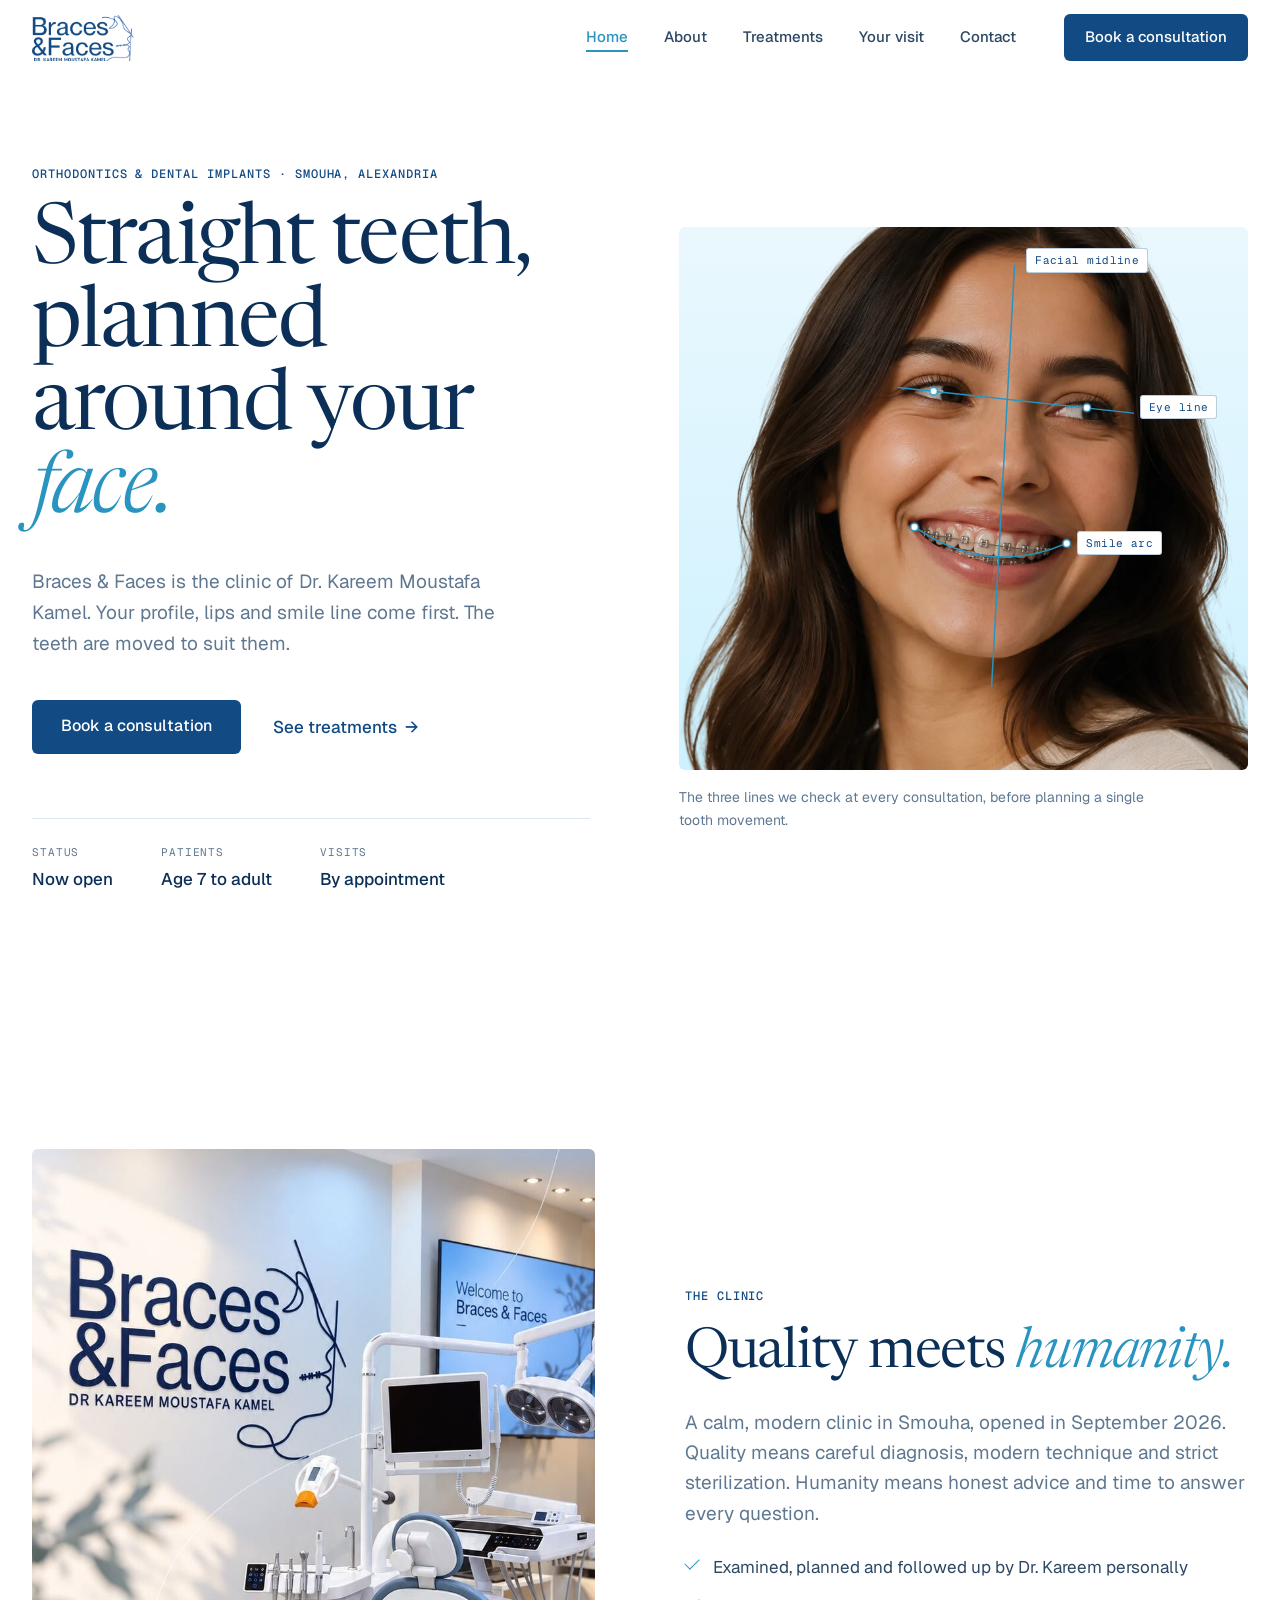
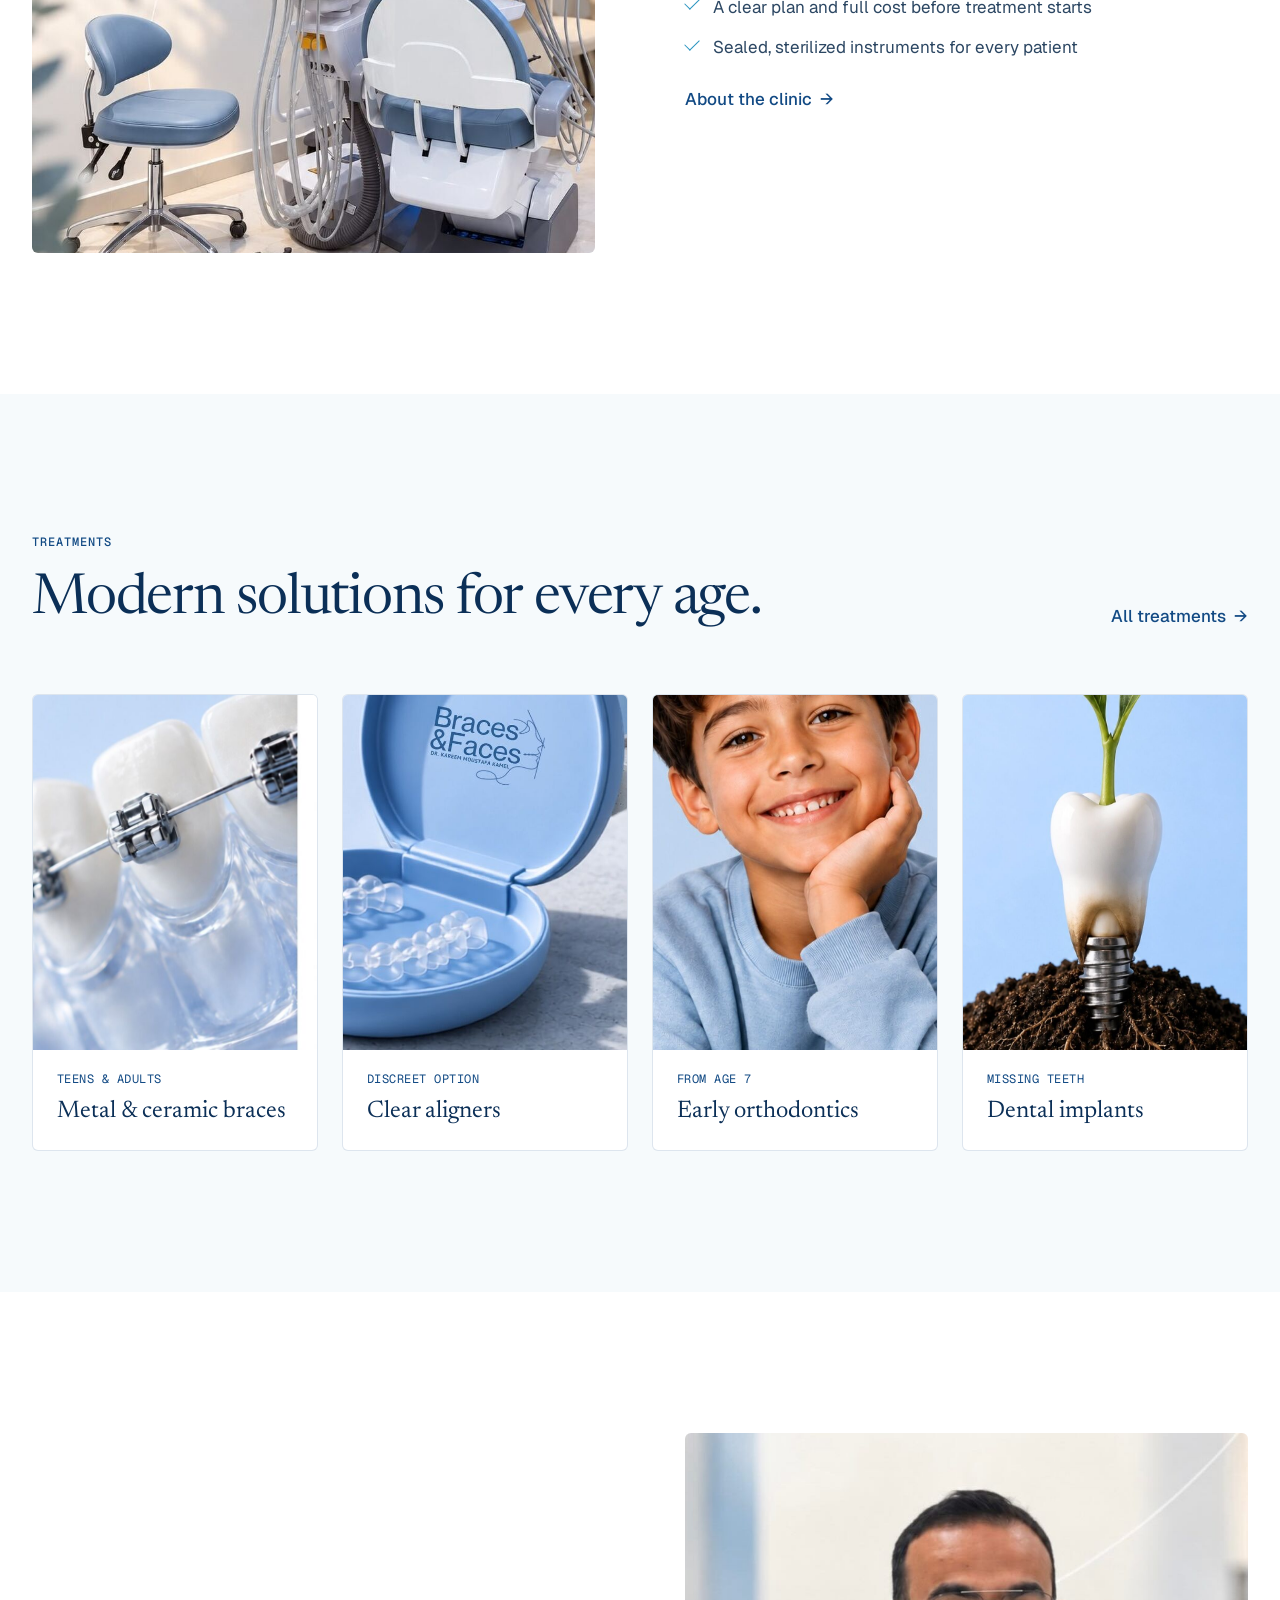
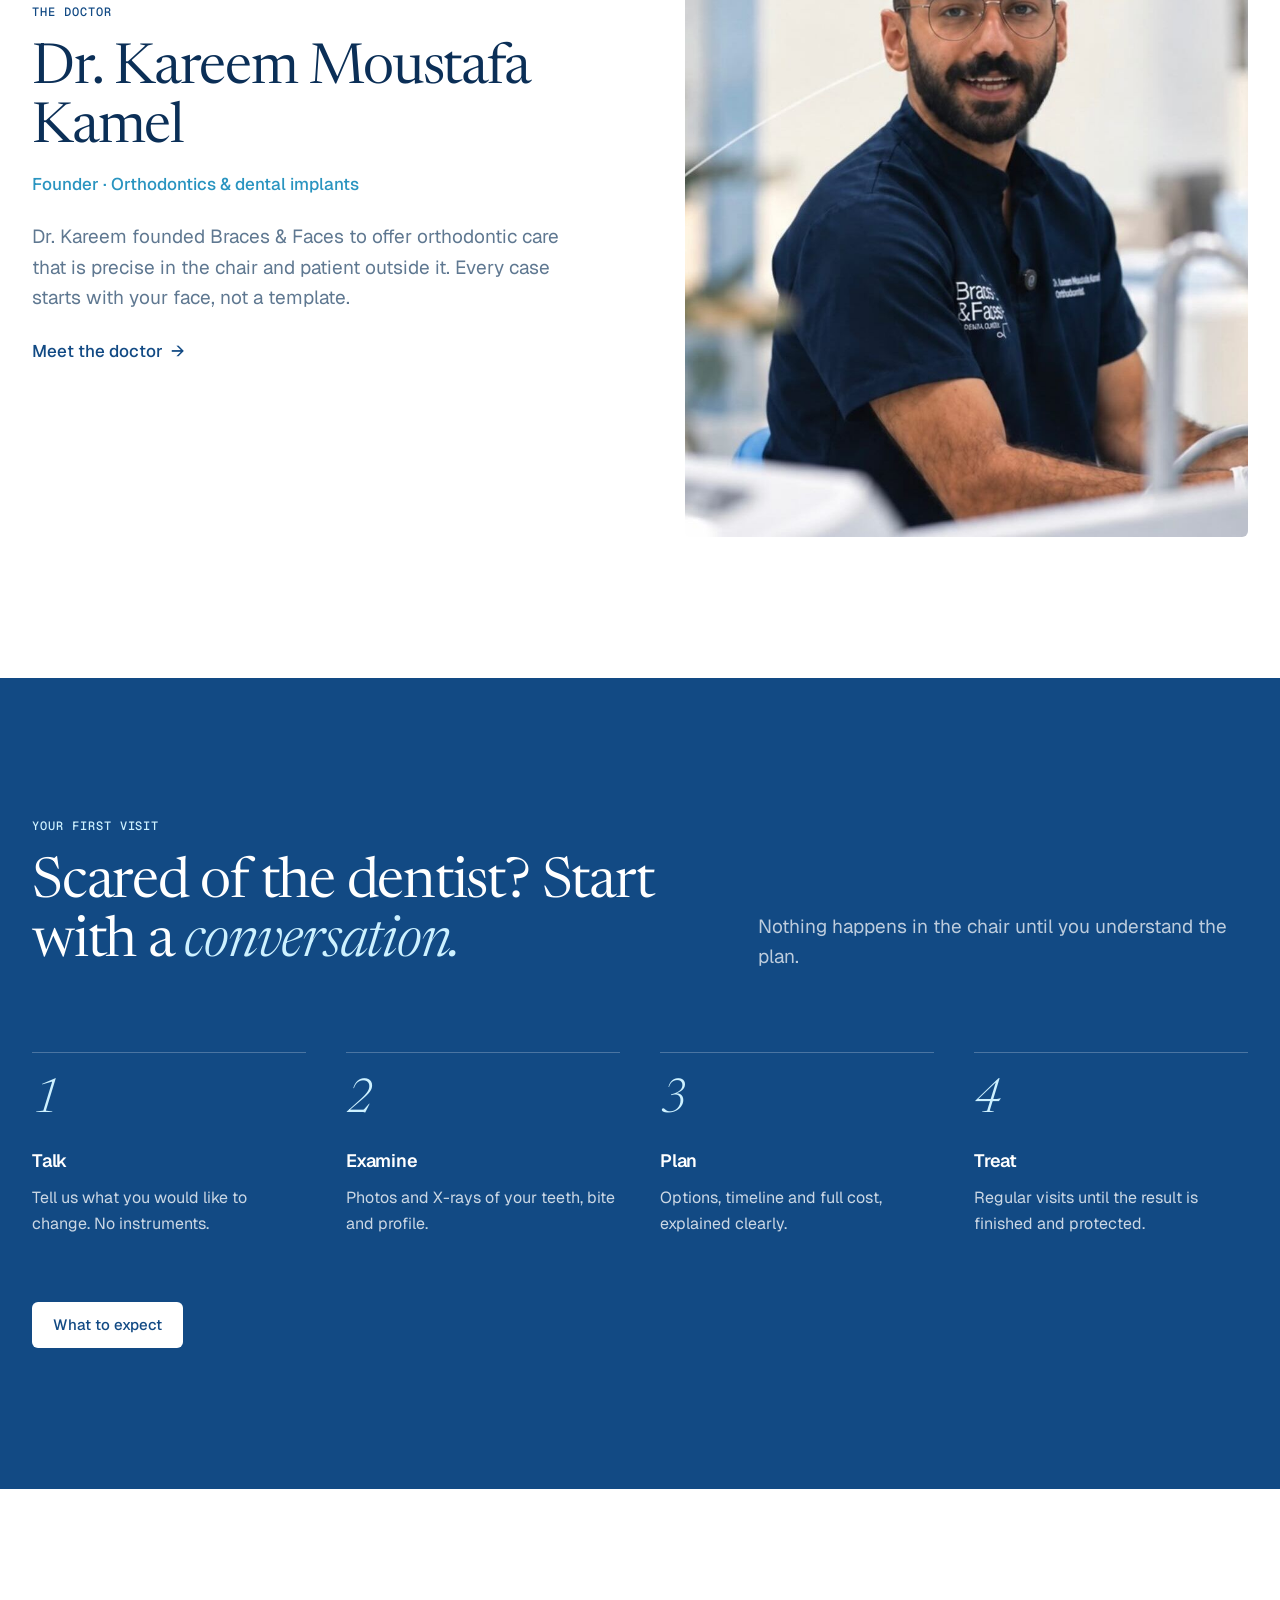
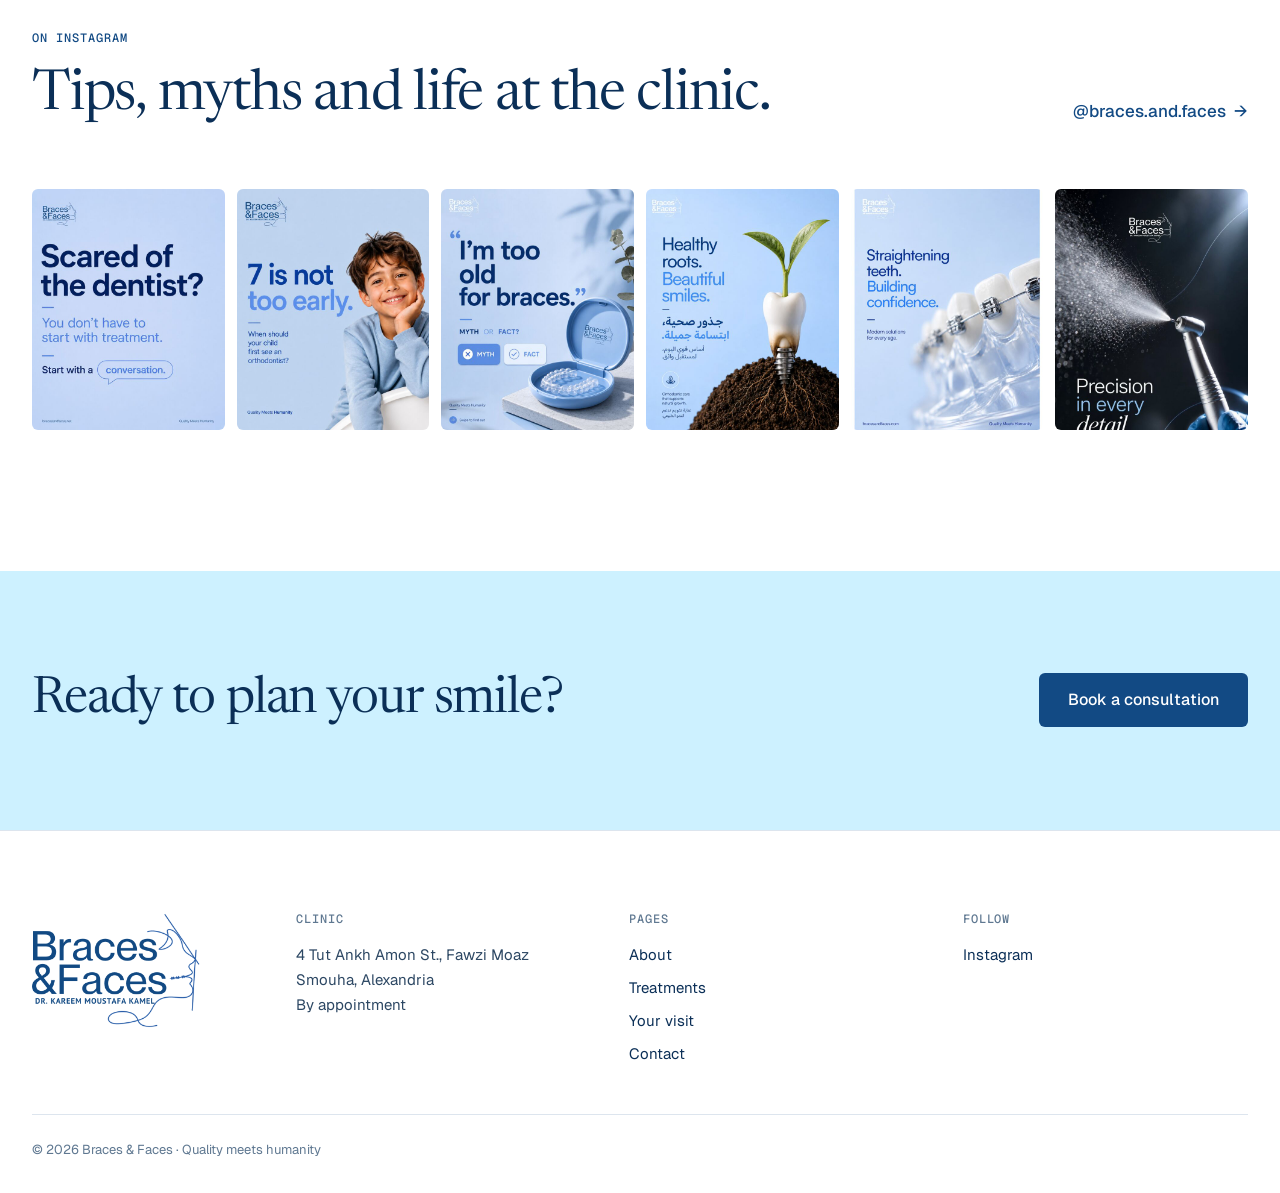
<file: index.html>
<!doctype html>
<html lang="en" class="no-js">
  <head>
    <meta charset="utf-8" />
    <meta name="viewport" content="width=device-width, initial-scale=1" />
    <title>Braces & Faces | Orthodontics & Implants in Smouha, Alexandria</title>
    <meta name="description" content="Braces & Faces is the orthodontic clinic of Dr. Kareem Moustafa Kamel in Smouha, Alexandria. Braces, clear aligners, early orthodontics and dental implants, planned around your face." />
    <link rel="canonical" href="https://bracesandfaces.net/" />
    <meta property="og:title" content="Braces & Faces | Orthodontics & Implants in Smouha, Alexandria" />
    <meta property="og:description" content="Braces & Faces is the orthodontic clinic of Dr. Kareem Moustafa Kamel in Smouha, Alexandria. Braces, clear aligners, early orthodontics and dental implants, planned around your face." />
    <meta property="og:type" content="website" />
    <meta property="og:url" content="https://bracesandfaces.net/" />
    <meta property="og:image" content="https://bracesandfaces.net/assets/photos/clinic-room.jpg" />
    <meta name="theme-color" content="#124a84" />
    <link rel="icon" href="/assets/favicon.ico" sizes="any" />
    <link rel="icon" type="image/svg+xml" href="/assets/icons/favicon.svg" />
    <link rel="icon" type="image/png" sizes="32x32" href="/assets/icons/favicon-32x32.png" />
    <link rel="icon" type="image/png" sizes="16x16" href="/assets/icons/favicon-16x16.png" />
    <link rel="apple-touch-icon" sizes="180x180" href="/assets/icons/apple-touch-icon.png" />
    <link rel="mask-icon" href="/assets/icons/safari-pinned-tab.svg" color="#124a84" />
    <link rel="manifest" href="/site.webmanifest" />
    <link rel="preconnect" href="https://fonts.googleapis.com" />
    <link rel="preconnect" href="https://fonts.gstatic.com" crossorigin />
    <link
      rel="stylesheet"
      href="https://fonts.googleapis.com/css2?family=Geist+Mono:wght@400;500&family=Geist:wght@400;500;600&family=Newsreader:ital,opsz,wght@0,6..72,300..500;1,6..72,300..500&display=swap"
    />
    <link rel="stylesheet" href="/styles.css" />
    <script type="application/ld+json">
      {
        "@context": "https://schema.org",
        "@type": "Dentist",
        "name": "Braces & Faces",
        "slogan": "Quality meets humanity",
        "url": "https://bracesandfaces.net",
        "image": "https://bracesandfaces.net/assets/photos/clinic-room.jpg",
        "founder": { "@type": "Person", "name": "Dr. Kareem Moustafa Kamel" },
        "medicalSpecialty": "Orthodontic",
        "address": {
          "@type": "PostalAddress",
          "streetAddress": "4 Tut Ankh Amon St., Fawzi Moaz, Smouha",
          "addressLocality": "Alexandria",
          "addressCountry": "EG"
        },
        "sameAs": ["https://www.instagram.com/braces.and.faces/"]
      }
    </script>
  </head>
  <body>
    <a class="skip-link" href="#main">Skip to content</a>

    <header class="site-header" data-header>
      <div class="wrap header-inner">
        <a class="brand" href="/" aria-label="Braces &amp; Faces home">
          <img src="/assets/logo-horizontal.png" alt="Braces &amp; Faces by Dr. Kareem Moustafa Kamel" width="574" height="260" />
        </a>

        <nav class="nav" id="site-nav" aria-label="Primary" data-nav>
          <a href="/" aria-current="page">Home</a>
          <a href="/about">About</a>
          <a href="/treatments">Treatments</a>
          <a href="/your-visit">Your visit</a>
          <a href="/contact">Contact</a>
          <a class="btn btn-solid nav-book" href="/contact">Book a consultation</a>
        </nav>

        <a class="btn btn-solid header-cta" href="/contact">Book a consultation</a>

        <button class="menu-toggle" type="button" aria-expanded="false" aria-controls="site-nav" data-menu-toggle>Menu</button>
      </div>
    </header>

    <main id="main">
      <!-- Hero -->
      <section class="hero" aria-labelledby="hero-title">
        <div class="wrap hero-grid">
          <div class="hero-copy">
            <p class="label">Orthodontics &amp; dental implants · Smouha, Alexandria</p>
            <h1 id="hero-title">Straight teeth, planned around your <em>face.</em></h1>
            <p class="hero-lede">
              Braces &amp; Faces is the clinic of Dr. Kareem Moustafa Kamel. Your profile, lips and smile line come first. The teeth are moved to suit them.
            </p>
            <div class="hero-actions">
              <a class="btn btn-solid btn-lg" href="/contact">Book a consultation</a>
              <a class="text-link" href="/treatments">See treatments</a>
            </div>
            <dl class="hero-facts">
              <div>
                <dt>Status</dt>
                <dd>Now open</dd>
              </div>
              <div>
                <dt>Patients</dt>
                <dd>Age 7 to adult</dd>
              </div>
              <div>
                <dt>Visits</dt>
                <dd>By appointment</dd>
              </div>
            </dl>
          </div>

          <figure class="analysis">
            <div class="analysis-frame">
              <img src="/assets/photos/smile-portrait.webp" alt="Smiling patient wearing metal braces" width="1039" height="992" />
              <svg class="analysis-lines" viewBox="0 0 1039 992" aria-hidden="true">
                <line class="ln ln-mid" pathLength="1" x1="613" y1="70" x2="571" y2="840" />
                <line class="ln ln-eye" pathLength="1" x1="400" y1="293" x2="830" y2="340" />
                <path class="ln ln-smile" pathLength="1" d="M430 548 Q565 640 708 578" />
                <circle class="pt" cx="465" cy="300" r="7" />
                <circle class="pt" cx="745" cy="330" r="7" />
                <circle class="pt" cx="430" cy="548" r="7" />
                <circle class="pt" cx="708" cy="578" r="7" />
              </svg>
              <span class="tag tag-mid">Facial midline</span>
              <span class="tag tag-eye">Eye line</span>
              <span class="tag tag-smile">Smile arc</span>
            </div>
            <figcaption>The three lines we check at every consultation, before planning a single tooth movement.</figcaption>
          </figure>
        </div>
      </section>

      <!-- The clinic -->
      <section class="section split-section" aria-labelledby="clinic-title">
        <div class="wrap split" data-reveal>
          <figure class="split-media">
            <img src="/assets/photos/clinic-room.jpg" alt="Treatment room at Braces & Faces with the clinic logo on the wall" width="855" height="1400" loading="lazy" />
          </figure>
          <div class="split-copy">
            <p class="label">The clinic</p>
            <h2 id="clinic-title">Quality meets <em>humanity.</em></h2>
            <p class="lead">
              A calm, modern clinic in Smouha, opened in September 2026. Quality means careful diagnosis, modern technique and strict sterilization. Humanity means honest advice and time to answer every question.
            </p>
            <ul class="check-list">
              <li>Examined, planned and followed up by Dr. Kareem personally</li>
              <li>A clear plan and full cost before treatment starts</li>
              <li>Sealed, sterilized instruments for every patient</li>
            </ul>
            <a class="text-link" href="/about">About the clinic</a>
          </div>
        </div>
      </section>

      <!-- Treatments preview -->
      <section class="section treatments-preview" aria-labelledby="treat-title">
        <div class="wrap">
          <div class="section-head split-head" data-reveal>
            <div>
              <p class="label">Treatments</p>
              <h2 id="treat-title">Modern solutions for every age.</h2>
            </div>
            <a class="text-link" href="/treatments">All treatments</a>
          </div>

          <div class="card-grid" data-reveal>
            <a class="photo-card" href="/treatments#braces">
              <img src="/assets/photos/braces-3d.jpg" alt="" width="600" height="1080" loading="lazy" />
              <span class="photo-card-body">
                <span class="fit">Teens &amp; adults</span>
                <span class="photo-card-title">Metal &amp; ceramic braces</span>
              </span>
            </a>
            <a class="photo-card" href="/treatments#aligners">
              <img src="/assets/photos/aligner-case.jpg" alt="" width="540" height="700" loading="lazy" />
              <span class="photo-card-body">
                <span class="fit">Discreet option</span>
                <span class="photo-card-title">Clear aligners</span>
              </span>
            </a>
            <a class="photo-card" href="/treatments#early">
              <img src="/assets/photos/child.jpg" alt="" width="560" height="1250" loading="lazy" />
              <span class="photo-card-body">
                <span class="fit">From age 7</span>
                <span class="photo-card-title">Early orthodontics</span>
              </span>
            </a>
            <a class="photo-card" href="/treatments#implants">
              <img src="/assets/photos/implant.jpg" alt="" width="765" height="1400" loading="lazy" />
              <span class="photo-card-body">
                <span class="fit">Missing teeth</span>
                <span class="photo-card-title">Dental implants</span>
              </span>
            </a>
          </div>
        </div>
      </section>

      <!-- Doctor -->
      <section class="section doctor-section" aria-labelledby="doctor-title">
        <div class="wrap split split-reverse" data-reveal>
          <figure class="split-media">
            <img src="/assets/photos/doctor.jpg" alt="Dr. Kareem Moustafa Kamel at the dental chair" width="1214" height="1150" loading="lazy" />
          </figure>
          <div class="split-copy">
            <p class="label">The doctor</p>
            <h2 id="doctor-title">Dr. Kareem Moustafa Kamel</h2>
            <p class="doctor-role">Founder · Orthodontics &amp; dental implants</p>
            <p class="lead">
              Dr. Kareem founded Braces &amp; Faces to offer orthodontic care that is precise in the chair and patient outside it. Every case starts with your face, not a template.
            </p>
            <a class="text-link" href="/about#doctor">Meet the doctor</a>
          </div>
        </div>
      </section>

      <!-- First visit teaser -->
      <section class="section visit" aria-labelledby="visit-title">
        <div class="wrap">
          <div class="visit-head" data-reveal>
            <div>
              <p class="label">Your first visit</p>
              <h2 id="visit-title">Scared of the dentist? Start with a <em>conversation.</em></h2>
            </div>
            <p class="lead">Nothing happens in the chair until you understand the plan.</p>
          </div>
          <ol class="steps" data-reveal>
            <li>
              <span class="step-n">1</span>
              <h3>Talk</h3>
              <p>Tell us what you would like to change. No instruments.</p>
            </li>
            <li>
              <span class="step-n">2</span>
              <h3>Examine</h3>
              <p>Photos and X-rays of your teeth, bite and profile.</p>
            </li>
            <li>
              <span class="step-n">3</span>
              <h3>Plan</h3>
              <p>Options, timeline and full cost, explained clearly.</p>
            </li>
            <li>
              <span class="step-n">4</span>
              <h3>Treat</h3>
              <p>Regular visits until the result is finished and protected.</p>
            </li>
          </ol>
          <a class="btn btn-light" href="/your-visit">What to expect</a>
        </div>
      </section>

      <!-- Instagram -->
      <section class="section ig-section" aria-labelledby="ig-title">
        <div class="wrap">
          <div class="section-head split-head" data-reveal>
            <div>
              <p class="label">On Instagram</p>
              <h2 id="ig-title">Tips, myths and life at the clinic.</h2>
            </div>
            <a class="text-link" href="https://www.instagram.com/braces.and.faces/" target="_blank" rel="noopener">@braces.and.faces</a>
          </div>
          <div class="ig-grid" data-reveal>
            <a href="https://www.instagram.com/p/DcMTXdmjDYo/" target="_blank" rel="noopener"><img src="/assets/instagram/scared-of-the-dentist.jpg" alt="Instagram post: Scared of the dentist? You don't have to start with treatment." width="640" height="800" loading="lazy" /></a>
            <a href="https://www.instagram.com/p/DcO-N4SjIsT/" target="_blank" rel="noopener"><img src="/assets/instagram/seven-is-not-too-early.jpg" alt="Instagram post: 7 is not too early." width="640" height="800" loading="lazy" /></a>
            <a href="https://www.instagram.com/p/DcT8fwQDM2s/" target="_blank" rel="noopener"><img src="/assets/instagram/too-old-for-braces.jpg" alt="Instagram post: I'm too old for braces. Myth or fact?" width="640" height="800" loading="lazy" /></a>
            <a href="https://www.instagram.com/p/DcWubxHsa2q/" target="_blank" rel="noopener"><img src="/assets/instagram/healthy-roots.jpg" alt="Instagram post: Healthy roots. Beautiful smiles." width="640" height="800" loading="lazy" /></a>
            <a href="https://www.instagram.com/p/DcZUOSwsInR/" target="_blank" rel="noopener"><img src="/assets/instagram/straightening-teeth.jpg" alt="Instagram post: Straightening teeth. Building confidence." width="640" height="800" loading="lazy" /></a>
            <a href="https://www.instagram.com/reel/DdjqAL5IToE/" target="_blank" rel="noopener"><img src="/assets/instagram/precision-in-every-detail.jpg" alt="Instagram post: Precision in every detail." width="640" height="800" loading="lazy" /></a>
          </div>
        </div>
      </section>

      <!-- CTA -->
      <section class="cta-band" aria-labelledby="cta-title">
        <div class="wrap cta-inner" data-reveal>
          <h2 id="cta-title">Ready to plan your smile?</h2>
          <a class="btn btn-solid btn-lg" href="/contact">Book a consultation</a>
        </div>
      </section>
    </main>

    <footer class="site-footer">
      <div class="wrap footer-inner">
        <a class="footer-brand" href="/" aria-label="Braces &amp; Faces home">
          <img class="footer-logo" src="/assets/logo.png" alt="Braces &amp; Faces by Dr. Kareem Moustafa Kamel" width="574" height="436" loading="lazy" />
        </a>
        <div class="footer-cols">
          <div>
            <p class="label">Clinic</p>
            <p>4 Tut Ankh Amon St., Fawzi Moaz<br />Smouha, Alexandria<br />By appointment</p>
          </div>
          <div>
            <p class="label">Pages</p>
            <nav class="footer-nav" aria-label="Footer">
              <a href="/about">About</a>
              <a href="/treatments">Treatments</a>
              <a href="/your-visit">Your visit</a>
              <a href="/contact">Contact</a>
            </nav>
          </div>
          <div>
            <p class="label">Follow</p>
            <a href="https://www.instagram.com/braces.and.faces/" target="_blank" rel="noopener">Instagram</a>
          </div>
        </div>
        <p class="legal">© <span data-year></span> Braces &amp; Faces · Quality meets humanity</p>
      </div>
    </footer>

    <script src="/script.js"></script>
  </body>
</html>
</file>
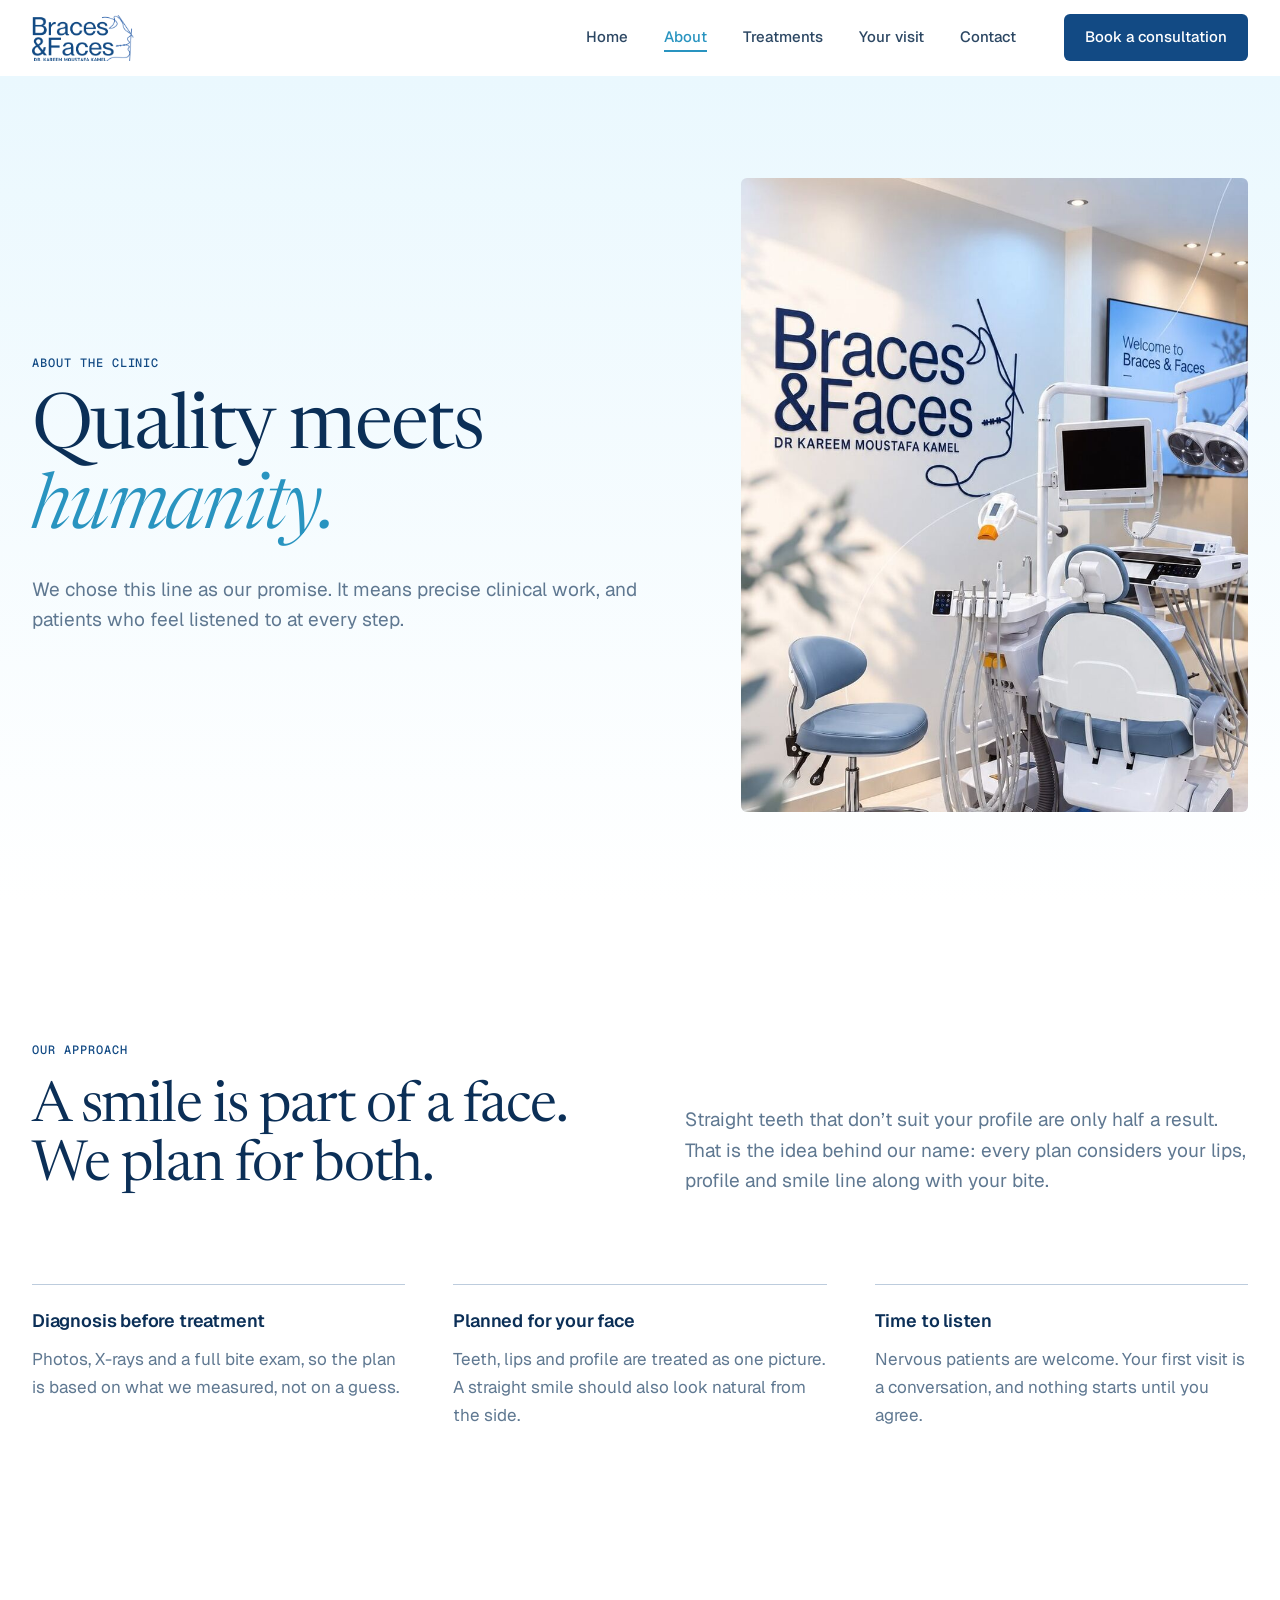
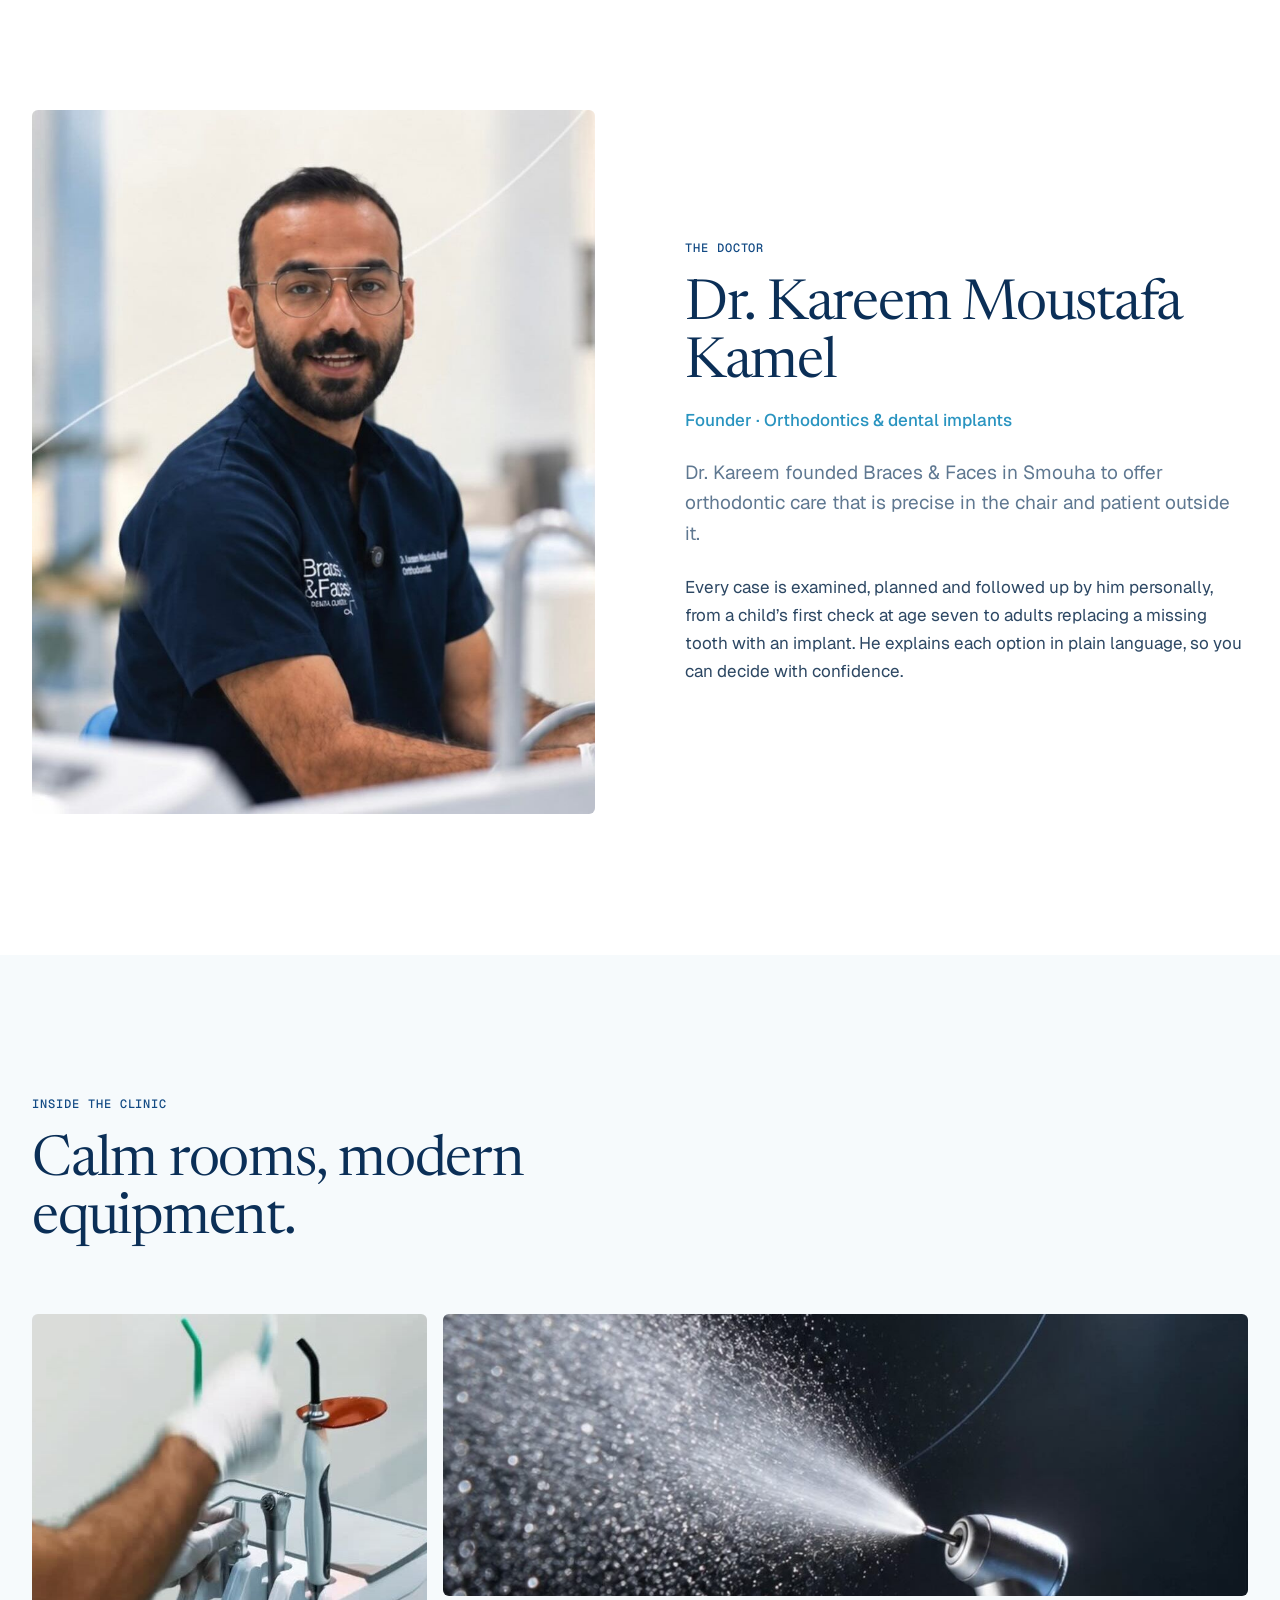
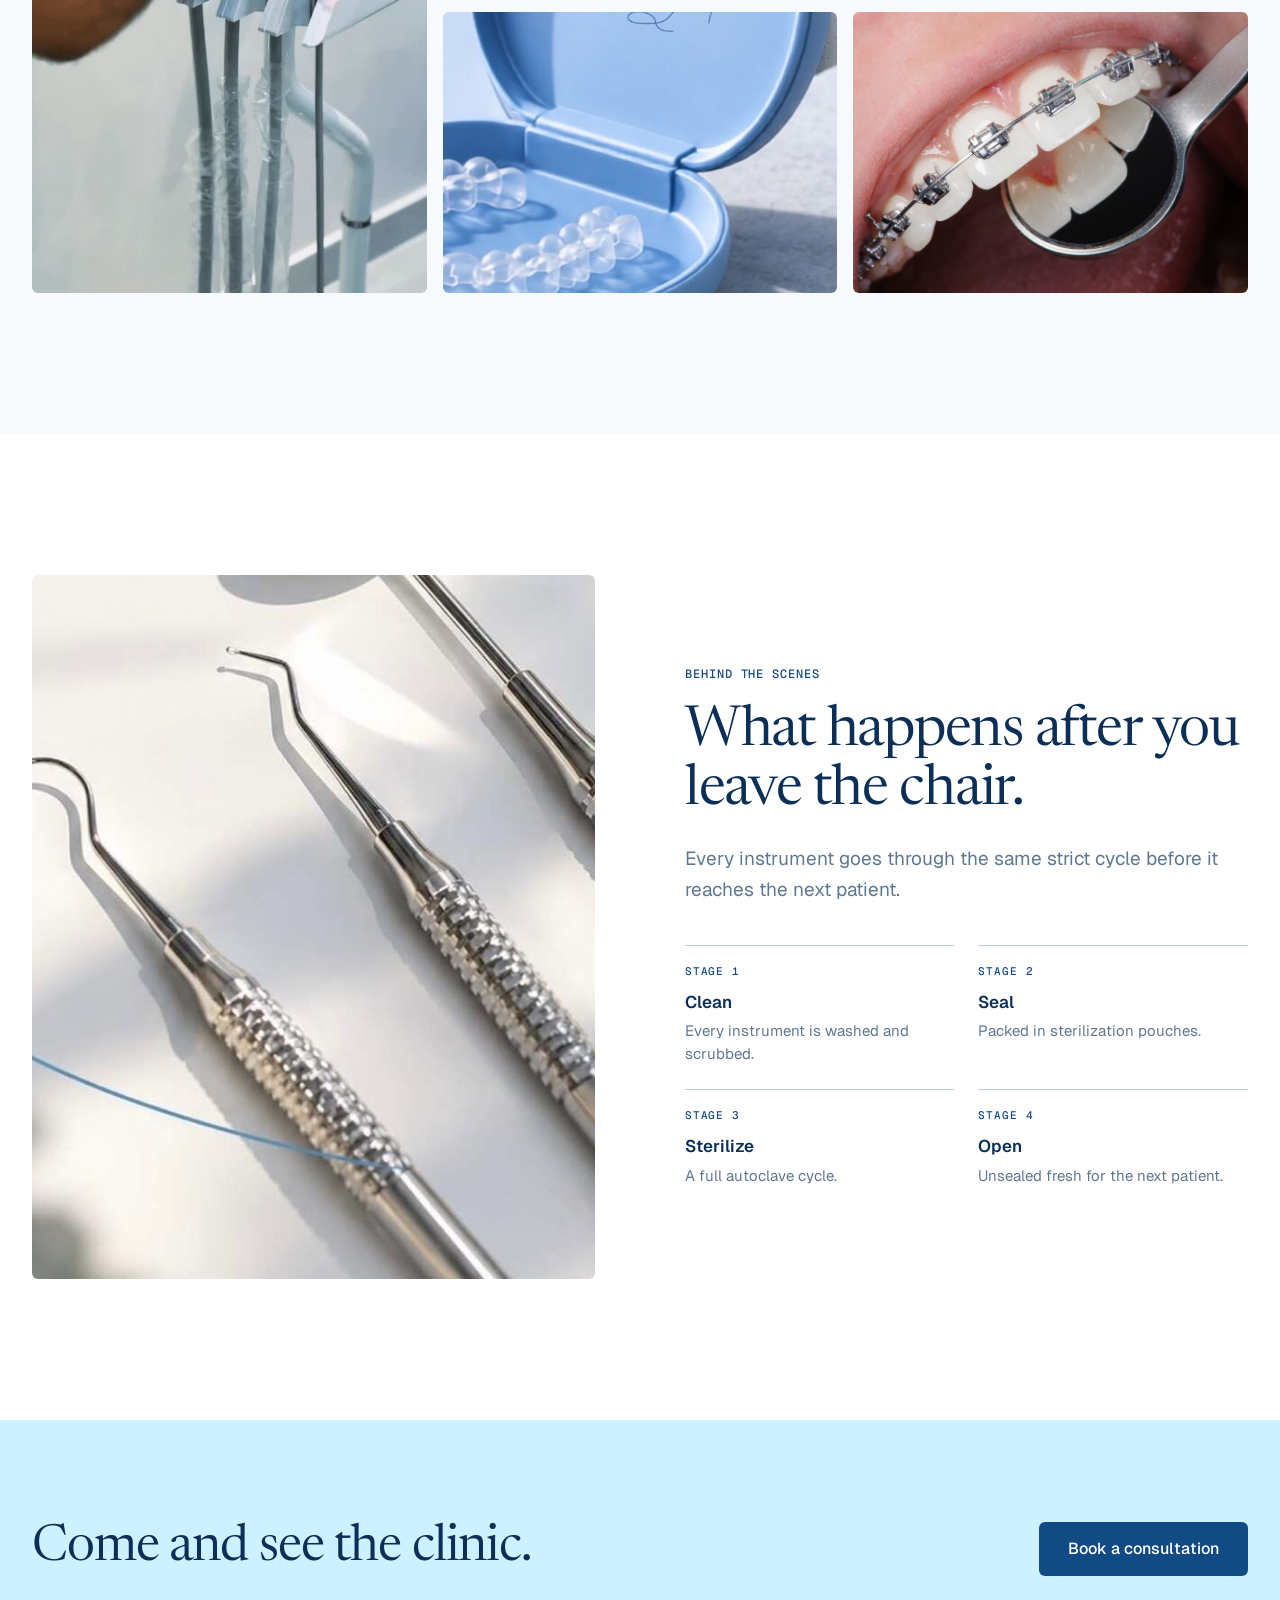
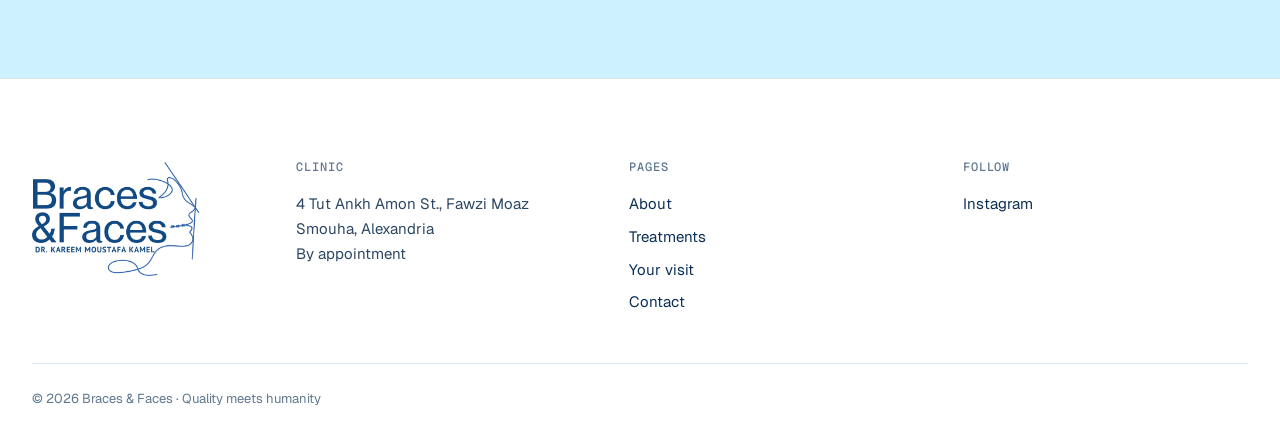
<file: about.html>
<!doctype html>
<html lang="en" class="no-js">
  <head>
    <meta charset="utf-8" />
    <meta name="viewport" content="width=device-width, initial-scale=1" />
    <title>About the clinic | Braces & Faces</title>
    <meta name="description" content="Meet Dr. Kareem Moustafa Kamel and the Braces & Faces clinic in Smouha, Alexandria. Quality meets humanity." />
    <link rel="canonical" href="https://bracesandfaces.net/about" />
    <meta property="og:title" content="About the clinic | Braces & Faces" />
    <meta property="og:description" content="Meet Dr. Kareem Moustafa Kamel and the Braces & Faces clinic in Smouha, Alexandria. Quality meets humanity." />
    <meta property="og:type" content="website" />
    <meta property="og:url" content="https://bracesandfaces.net/about" />
    <meta property="og:image" content="https://bracesandfaces.net/assets/photos/clinic-room.jpg" />
    <meta name="theme-color" content="#124a84" />
    <link rel="icon" href="/assets/favicon.ico" sizes="any" />
    <link rel="icon" type="image/svg+xml" href="/assets/icons/favicon.svg" />
    <link rel="icon" type="image/png" sizes="32x32" href="/assets/icons/favicon-32x32.png" />
    <link rel="icon" type="image/png" sizes="16x16" href="/assets/icons/favicon-16x16.png" />
    <link rel="apple-touch-icon" sizes="180x180" href="/assets/icons/apple-touch-icon.png" />
    <link rel="mask-icon" href="/assets/icons/safari-pinned-tab.svg" color="#124a84" />
    <link rel="manifest" href="/site.webmanifest" />
    <link rel="preconnect" href="https://fonts.googleapis.com" />
    <link rel="preconnect" href="https://fonts.gstatic.com" crossorigin />
    <link
      rel="stylesheet"
      href="https://fonts.googleapis.com/css2?family=Geist+Mono:wght@400;500&family=Geist:wght@400;500;600&family=Newsreader:ital,opsz,wght@0,6..72,300..500;1,6..72,300..500&display=swap"
    />
    <link rel="stylesheet" href="/styles.css" />
    <script type="application/ld+json">
      {
        "@context": "https://schema.org",
        "@type": "Dentist",
        "name": "Braces & Faces",
        "slogan": "Quality meets humanity",
        "url": "https://bracesandfaces.net",
        "image": "https://bracesandfaces.net/assets/photos/clinic-room.jpg",
        "founder": { "@type": "Person", "name": "Dr. Kareem Moustafa Kamel" },
        "medicalSpecialty": "Orthodontic",
        "address": {
          "@type": "PostalAddress",
          "streetAddress": "4 Tut Ankh Amon St., Fawzi Moaz, Smouha",
          "addressLocality": "Alexandria",
          "addressCountry": "EG"
        },
        "sameAs": ["https://www.instagram.com/braces.and.faces/"]
      }
    </script>
  </head>
  <body>
    <a class="skip-link" href="#main">Skip to content</a>

    <header class="site-header" data-header>
      <div class="wrap header-inner">
        <a class="brand" href="/" aria-label="Braces &amp; Faces home">
          <img src="/assets/logo-horizontal.png" alt="Braces &amp; Faces by Dr. Kareem Moustafa Kamel" width="574" height="260" />
        </a>

        <nav class="nav" id="site-nav" aria-label="Primary" data-nav>
          <a href="/">Home</a>
          <a href="/about" aria-current="page">About</a>
          <a href="/treatments">Treatments</a>
          <a href="/your-visit">Your visit</a>
          <a href="/contact">Contact</a>
          <a class="btn btn-solid nav-book" href="/contact">Book a consultation</a>
        </nav>

        <a class="btn btn-solid header-cta" href="/contact">Book a consultation</a>

        <button class="menu-toggle" type="button" aria-expanded="false" aria-controls="site-nav" data-menu-toggle>Menu</button>
      </div>
    </header>

    <main id="main">
      <section class="page-hero" aria-labelledby="page-title">
        <div class="wrap page-hero-split">
          <div>
            <p class="label">About the clinic</p>
            <h1 id="page-title">Quality meets <em>humanity.</em></h1>
            <p class="lead">
              We chose this line as our promise. It means precise clinical work, and patients who feel listened to at every step.
            </p>
          </div>
          <figure class="page-hero-figure">
            <img src="/assets/photos/clinic-room.jpg" alt="Treatment room at Braces & Faces with the clinic logo on the wall" width="855" height="1400" />
          </figure>
        </div>
      </section>

      <!-- Promise -->
      <section class="section" aria-labelledby="promise-title">
        <div class="wrap">
          <div class="approach-head" data-reveal>
            <p class="label">Our approach</p>
            <h2 id="promise-title">A smile is part of a face. We plan for both.</h2>
            <p class="lead">
              Straight teeth that don’t suit your profile are only half a result. That is the idea behind our name: every plan considers your lips, profile and smile line along with your bite.
            </p>
          </div>

          <div class="principles" data-reveal>
            <article>
              <h3>Diagnosis before treatment</h3>
              <p>Photos, X-rays and a full bite exam, so the plan is based on what we measured, not on a guess.</p>
            </article>
            <article>
              <h3>Planned for your face</h3>
              <p>Teeth, lips and profile are treated as one picture. A straight smile should also look natural from the side.</p>
            </article>
            <article>
              <h3>Time to listen</h3>
              <p>Nervous patients are welcome. Your first visit is a conversation, and nothing starts until you agree.</p>
            </article>
          </div>
        </div>
      </section>

      <!-- Doctor -->
      <section class="section doctor-section" id="doctor" aria-labelledby="doctor-title">
        <div class="wrap split" data-reveal>
          <figure class="split-media">
            <img src="/assets/photos/doctor.jpg" alt="Dr. Kareem Moustafa Kamel at the dental chair" width="1214" height="1150" loading="lazy" />
          </figure>
          <div class="split-copy">
            <p class="label">The doctor</p>
            <h2 id="doctor-title">Dr. Kareem Moustafa Kamel</h2>
            <p class="doctor-role">Founder · Orthodontics &amp; dental implants</p>
            <p class="lead">
              Dr. Kareem founded Braces &amp; Faces in Smouha to offer orthodontic care that is precise in the chair and patient outside it.
            </p>
            <p>
              Every case is examined, planned and followed up by him personally, from a child’s first check at age seven to adults replacing a missing tooth with an implant. He explains each option in plain language, so you can decide with confidence.
            </p>
          </div>
        </div>
      </section>

      <!-- Clinic gallery -->
      <section class="section gallery-section" aria-labelledby="gallery-title">
        <div class="wrap">
          <div class="section-head" data-reveal>
            <p class="label">Inside the clinic</p>
            <h2 id="gallery-title">Calm rooms, modern equipment.</h2>
          </div>
          <div class="gallery" data-reveal>
            <figure class="g-tall">
              <img src="/assets/photos/sterilization.jpg" alt="Gloved hand preparing instruments at the dental unit" width="640" height="860" loading="lazy" />
            </figure>
            <figure class="g-wide">
              <img src="/assets/photos/handpiece.jpg" alt="Dental handpiece with water spray" width="1214" height="760" loading="lazy" />
            </figure>
            <figure>
              <img src="/assets/photos/aligner-case.jpg" alt="Clear aligners in a Braces & Faces case" width="540" height="700" loading="lazy" />
            </figure>
            <figure>
              <img src="/assets/photos/braces-closeup.jpg" alt="Close-up of metal braces and a dental mirror" width="1800" height="1171" loading="lazy" />
            </figure>
          </div>
        </div>
      </section>

      <!-- Sterilization -->
      <section class="section sterile-section" aria-labelledby="sterile-title">
        <div class="wrap split" data-reveal>
          <figure class="split-media">
            <img src="/assets/photos/instruments.jpg" alt="Sterilized dental instruments laid out on a tray" width="1080" height="780" loading="lazy" />
          </figure>
          <div class="split-copy">
            <p class="label">Behind the scenes</p>
            <h2 id="sterile-title">What happens after you leave the chair.</h2>
            <p class="lead">Every instrument goes through the same strict cycle before it reaches the next patient.</p>
            <ol class="cycle">
              <li><strong>Clean</strong><span>Every instrument is washed and scrubbed.</span></li>
              <li><strong>Seal</strong><span>Packed in sterilization pouches.</span></li>
              <li><strong>Sterilize</strong><span>A full autoclave cycle.</span></li>
              <li><strong>Open</strong><span>Unsealed fresh for the next patient.</span></li>
            </ol>
          </div>
        </div>
      </section>

      <section class="cta-band" aria-labelledby="cta-title">
        <div class="wrap cta-inner" data-reveal>
          <h2 id="cta-title">Come and see the clinic.</h2>
          <a class="btn btn-solid btn-lg" href="/contact">Book a consultation</a>
        </div>
      </section>
    </main>

    <footer class="site-footer">
      <div class="wrap footer-inner">
        <a class="footer-brand" href="/" aria-label="Braces &amp; Faces home">
          <img class="footer-logo" src="/assets/logo.png" alt="Braces &amp; Faces by Dr. Kareem Moustafa Kamel" width="574" height="436" loading="lazy" />
        </a>
        <div class="footer-cols">
          <div>
            <p class="label">Clinic</p>
            <p>4 Tut Ankh Amon St., Fawzi Moaz<br />Smouha, Alexandria<br />By appointment</p>
          </div>
          <div>
            <p class="label">Pages</p>
            <nav class="footer-nav" aria-label="Footer">
              <a href="/about">About</a>
              <a href="/treatments">Treatments</a>
              <a href="/your-visit">Your visit</a>
              <a href="/contact">Contact</a>
            </nav>
          </div>
          <div>
            <p class="label">Follow</p>
            <a href="https://www.instagram.com/braces.and.faces/" target="_blank" rel="noopener">Instagram</a>
          </div>
        </div>
        <p class="legal">© <span data-year></span> Braces &amp; Faces · Quality meets humanity</p>
      </div>
    </footer>

    <script src="/script.js"></script>
  </body>
</html>
</file>
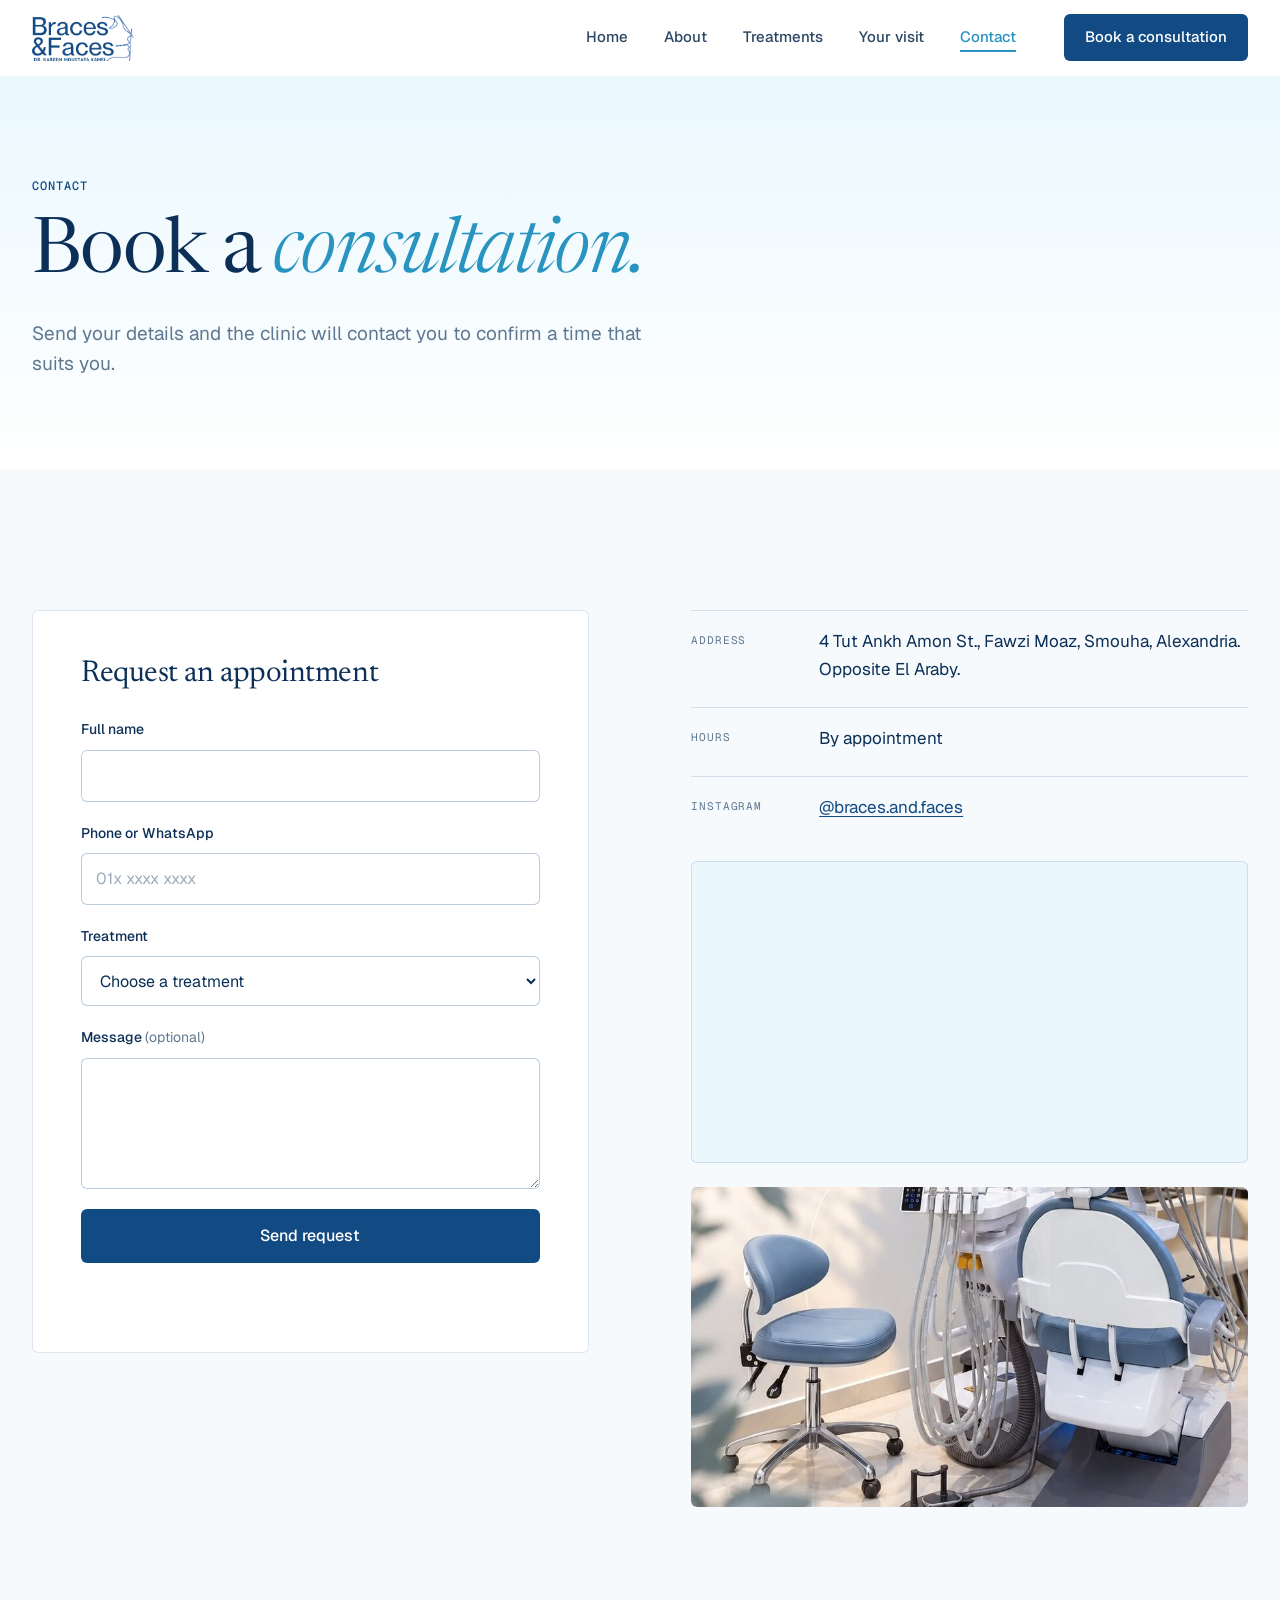
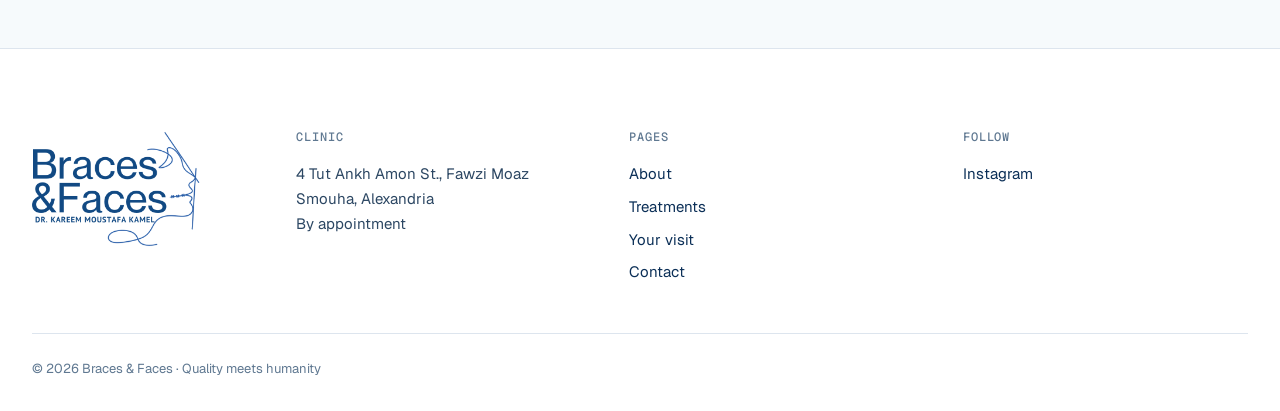
<file: contact.html>
<!doctype html>
<html lang="en" class="no-js">
  <head>
    <meta charset="utf-8" />
    <meta name="viewport" content="width=device-width, initial-scale=1" />
    <title>Book a consultation | Braces & Faces</title>
    <meta name="description" content="Book an orthodontic consultation at Braces & Faces, 4 Tut Ankh Amon St., Fawzi Moaz, Smouha, Alexandria." />
    <link rel="canonical" href="https://bracesandfaces.net/contact" />
    <meta property="og:title" content="Book a consultation | Braces & Faces" />
    <meta property="og:description" content="Book an orthodontic consultation at Braces & Faces, 4 Tut Ankh Amon St., Fawzi Moaz, Smouha, Alexandria." />
    <meta property="og:type" content="website" />
    <meta property="og:url" content="https://bracesandfaces.net/contact" />
    <meta property="og:image" content="https://bracesandfaces.net/assets/photos/clinic-room.jpg" />
    <meta name="theme-color" content="#124a84" />
    <link rel="icon" href="/assets/favicon.ico" sizes="any" />
    <link rel="icon" type="image/svg+xml" href="/assets/icons/favicon.svg" />
    <link rel="icon" type="image/png" sizes="32x32" href="/assets/icons/favicon-32x32.png" />
    <link rel="icon" type="image/png" sizes="16x16" href="/assets/icons/favicon-16x16.png" />
    <link rel="apple-touch-icon" sizes="180x180" href="/assets/icons/apple-touch-icon.png" />
    <link rel="mask-icon" href="/assets/icons/safari-pinned-tab.svg" color="#124a84" />
    <link rel="manifest" href="/site.webmanifest" />
    <link rel="preconnect" href="https://fonts.googleapis.com" />
    <link rel="preconnect" href="https://fonts.gstatic.com" crossorigin />
    <link
      rel="stylesheet"
      href="https://fonts.googleapis.com/css2?family=Geist+Mono:wght@400;500&family=Geist:wght@400;500;600&family=Newsreader:ital,opsz,wght@0,6..72,300..500;1,6..72,300..500&display=swap"
    />
    <link rel="stylesheet" href="/styles.css" />
    <script type="application/ld+json">
      {
        "@context": "https://schema.org",
        "@type": "Dentist",
        "name": "Braces & Faces",
        "slogan": "Quality meets humanity",
        "url": "https://bracesandfaces.net",
        "image": "https://bracesandfaces.net/assets/photos/clinic-room.jpg",
        "founder": { "@type": "Person", "name": "Dr. Kareem Moustafa Kamel" },
        "medicalSpecialty": "Orthodontic",
        "address": {
          "@type": "PostalAddress",
          "streetAddress": "4 Tut Ankh Amon St., Fawzi Moaz, Smouha",
          "addressLocality": "Alexandria",
          "addressCountry": "EG"
        },
        "sameAs": ["https://www.instagram.com/braces.and.faces/"]
      }
    </script>
  </head>
  <body>
    <a class="skip-link" href="#main">Skip to content</a>

    <header class="site-header" data-header>
      <div class="wrap header-inner">
        <a class="brand" href="/" aria-label="Braces &amp; Faces home">
          <img src="/assets/logo-horizontal.png" alt="Braces &amp; Faces by Dr. Kareem Moustafa Kamel" width="574" height="260" />
        </a>

        <nav class="nav" id="site-nav" aria-label="Primary" data-nav>
          <a href="/">Home</a>
          <a href="/about">About</a>
          <a href="/treatments">Treatments</a>
          <a href="/your-visit">Your visit</a>
          <a href="/contact" aria-current="page">Contact</a>
          <a class="btn btn-solid nav-book" href="/contact">Book a consultation</a>
        </nav>

        <a class="btn btn-solid header-cta" href="/contact">Book a consultation</a>

        <button class="menu-toggle" type="button" aria-expanded="false" aria-controls="site-nav" data-menu-toggle>Menu</button>
      </div>
    </header>

    <main id="main">
      <section class="page-hero page-hero-tight" aria-labelledby="page-title">
        <div class="wrap">
          <p class="label">Contact</p>
          <h1 id="page-title">Book a <em>consultation.</em></h1>
          <p class="lead">Send your details and the clinic will contact you to confirm a time that suits you.</p>
        </div>
      </section>

      <section class="section contact" aria-label="Booking and clinic details">
        <div class="wrap contact-grid">
          <form class="form" data-booking-form novalidate>
            <h2>Request an appointment</h2>
            <label>
              Full name
              <input name="name" autocomplete="name" required />
            </label>
            <label>
              Phone or WhatsApp
              <input name="phone" type="tel" autocomplete="tel" inputmode="tel" required placeholder="01x xxxx xxxx" />
            </label>
            <label>
              Treatment
              <select name="interest" required>
                <option value="">Choose a treatment</option>
                <option>Metal braces</option>
                <option>Ceramic braces</option>
                <option>Clear aligners</option>
                <option>Early orthodontics (child)</option>
                <option>Dental implants</option>
                <option>Not sure yet</option>
              </select>
            </label>
            <label>
              <span>Message <span class="optional">(optional)</span></span>
              <textarea name="message" rows="4"></textarea>
            </label>
            <button class="btn btn-solid btn-lg btn-full" type="submit">Send request</button>
            <p class="form-note" data-form-note role="status" aria-live="polite"></p>
          </form>

          <div class="contact-info">
            <dl class="details">
              <div>
                <dt>Address</dt>
                <dd>4 Tut Ankh Amon St., Fawzi Moaz, Smouha, Alexandria. Opposite El Araby.</dd>
              </div>
              <div>
                <dt>Hours</dt>
                <dd>By appointment</dd>
              </div>
              <div>
                <dt>Instagram</dt>
                <dd><a href="https://www.instagram.com/braces.and.faces/" target="_blank" rel="noopener">@braces.and.faces</a></dd>
              </div>
            </dl>

            <div class="map">
              <iframe
                title="Map showing Braces & Faces in Smouha, Alexandria"
                src="https://maps.google.com/maps?q=Tut%20Ankh%20Amon%20Street%2C%20Fawzi%20Moaz%2C%20Smouha%2C%20Alexandria&z=16&output=embed"
                loading="lazy"
                referrerpolicy="no-referrer-when-downgrade"
              ></iframe>
            </div>

            <figure class="contact-photo">
              <img src="/assets/photos/clinic-room.jpg" alt="Treatment room at Braces & Faces" width="855" height="1400" loading="lazy" />
            </figure>
          </div>
        </div>
      </section>
    </main>

    <footer class="site-footer">
      <div class="wrap footer-inner">
        <a class="footer-brand" href="/" aria-label="Braces &amp; Faces home">
          <img class="footer-logo" src="/assets/logo.png" alt="Braces &amp; Faces by Dr. Kareem Moustafa Kamel" width="574" height="436" loading="lazy" />
        </a>
        <div class="footer-cols">
          <div>
            <p class="label">Clinic</p>
            <p>4 Tut Ankh Amon St., Fawzi Moaz<br />Smouha, Alexandria<br />By appointment</p>
          </div>
          <div>
            <p class="label">Pages</p>
            <nav class="footer-nav" aria-label="Footer">
              <a href="/about">About</a>
              <a href="/treatments">Treatments</a>
              <a href="/your-visit">Your visit</a>
              <a href="/contact">Contact</a>
            </nav>
          </div>
          <div>
            <p class="label">Follow</p>
            <a href="https://www.instagram.com/braces.and.faces/" target="_blank" rel="noopener">Instagram</a>
          </div>
        </div>
        <p class="legal">© <span data-year></span> Braces &amp; Faces · Quality meets humanity</p>
      </div>
    </footer>

    <script src="/script.js"></script>
  </body>
</html>
</file>
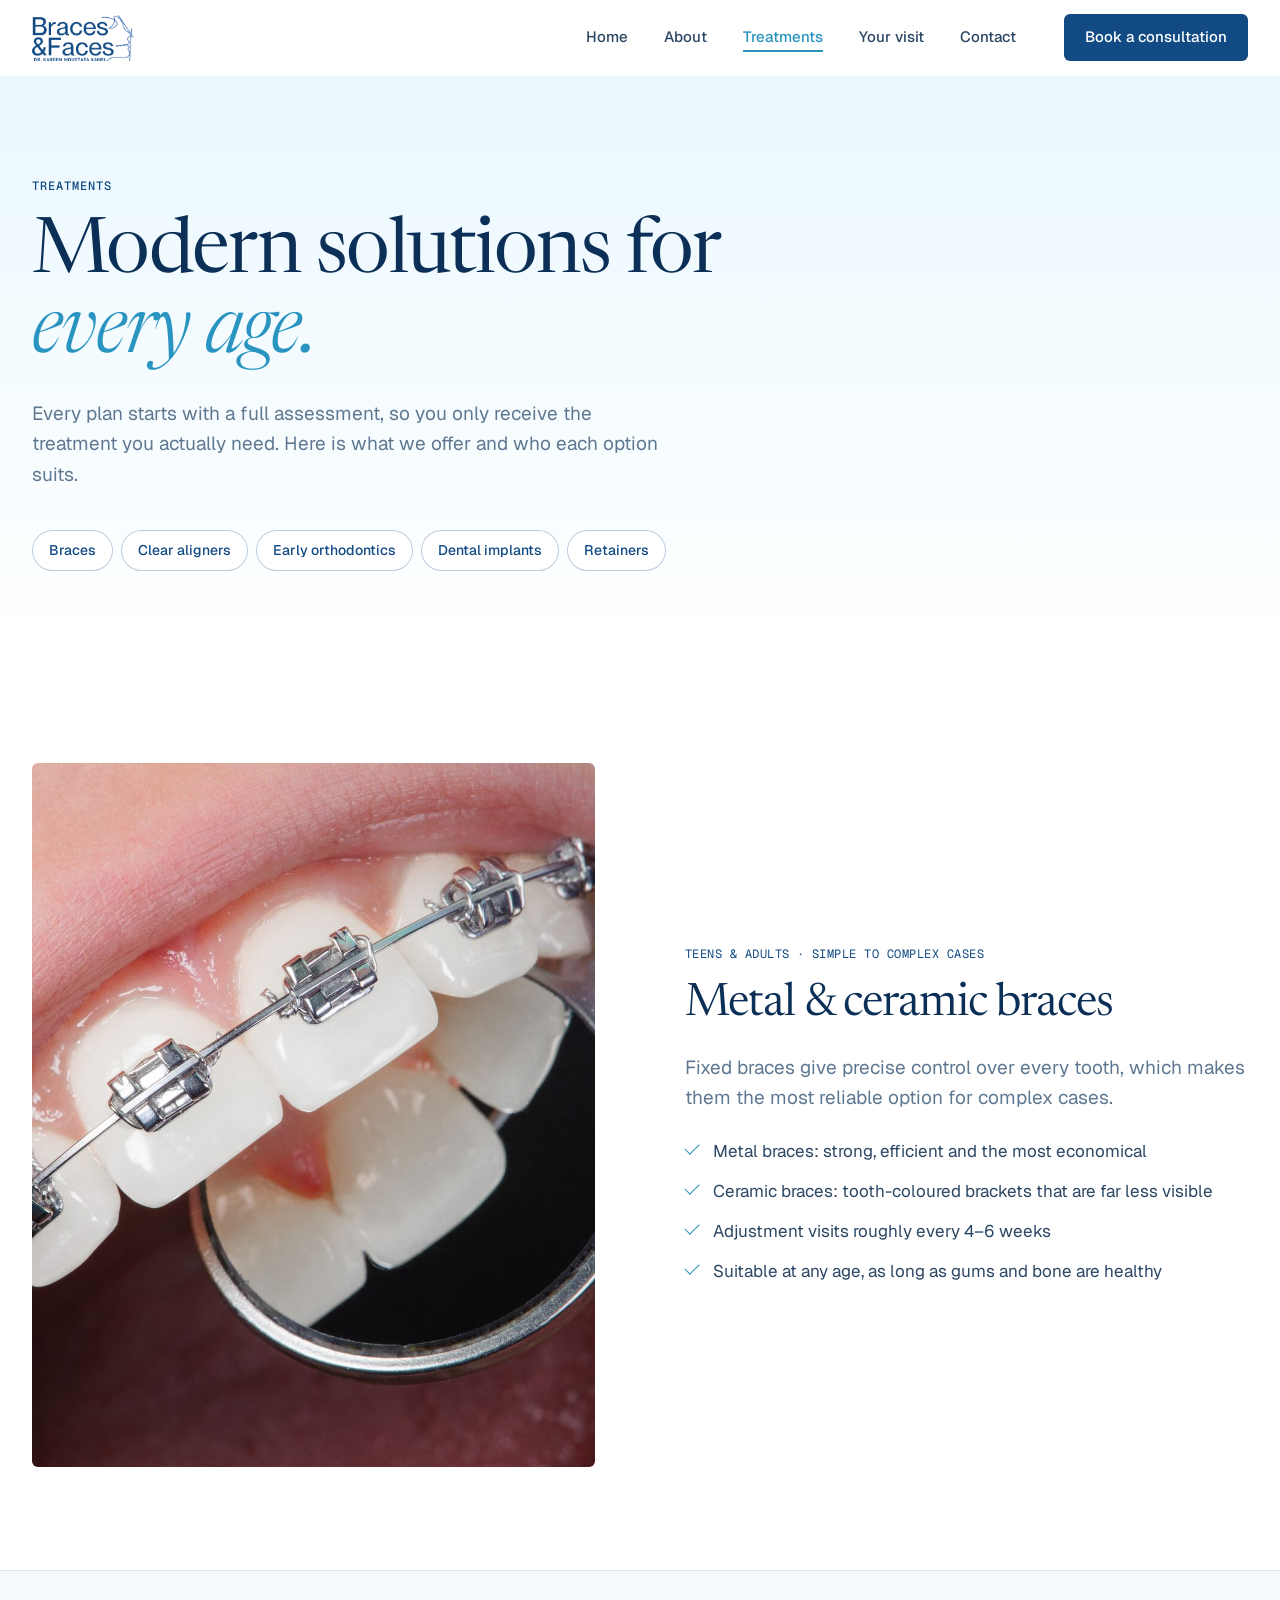
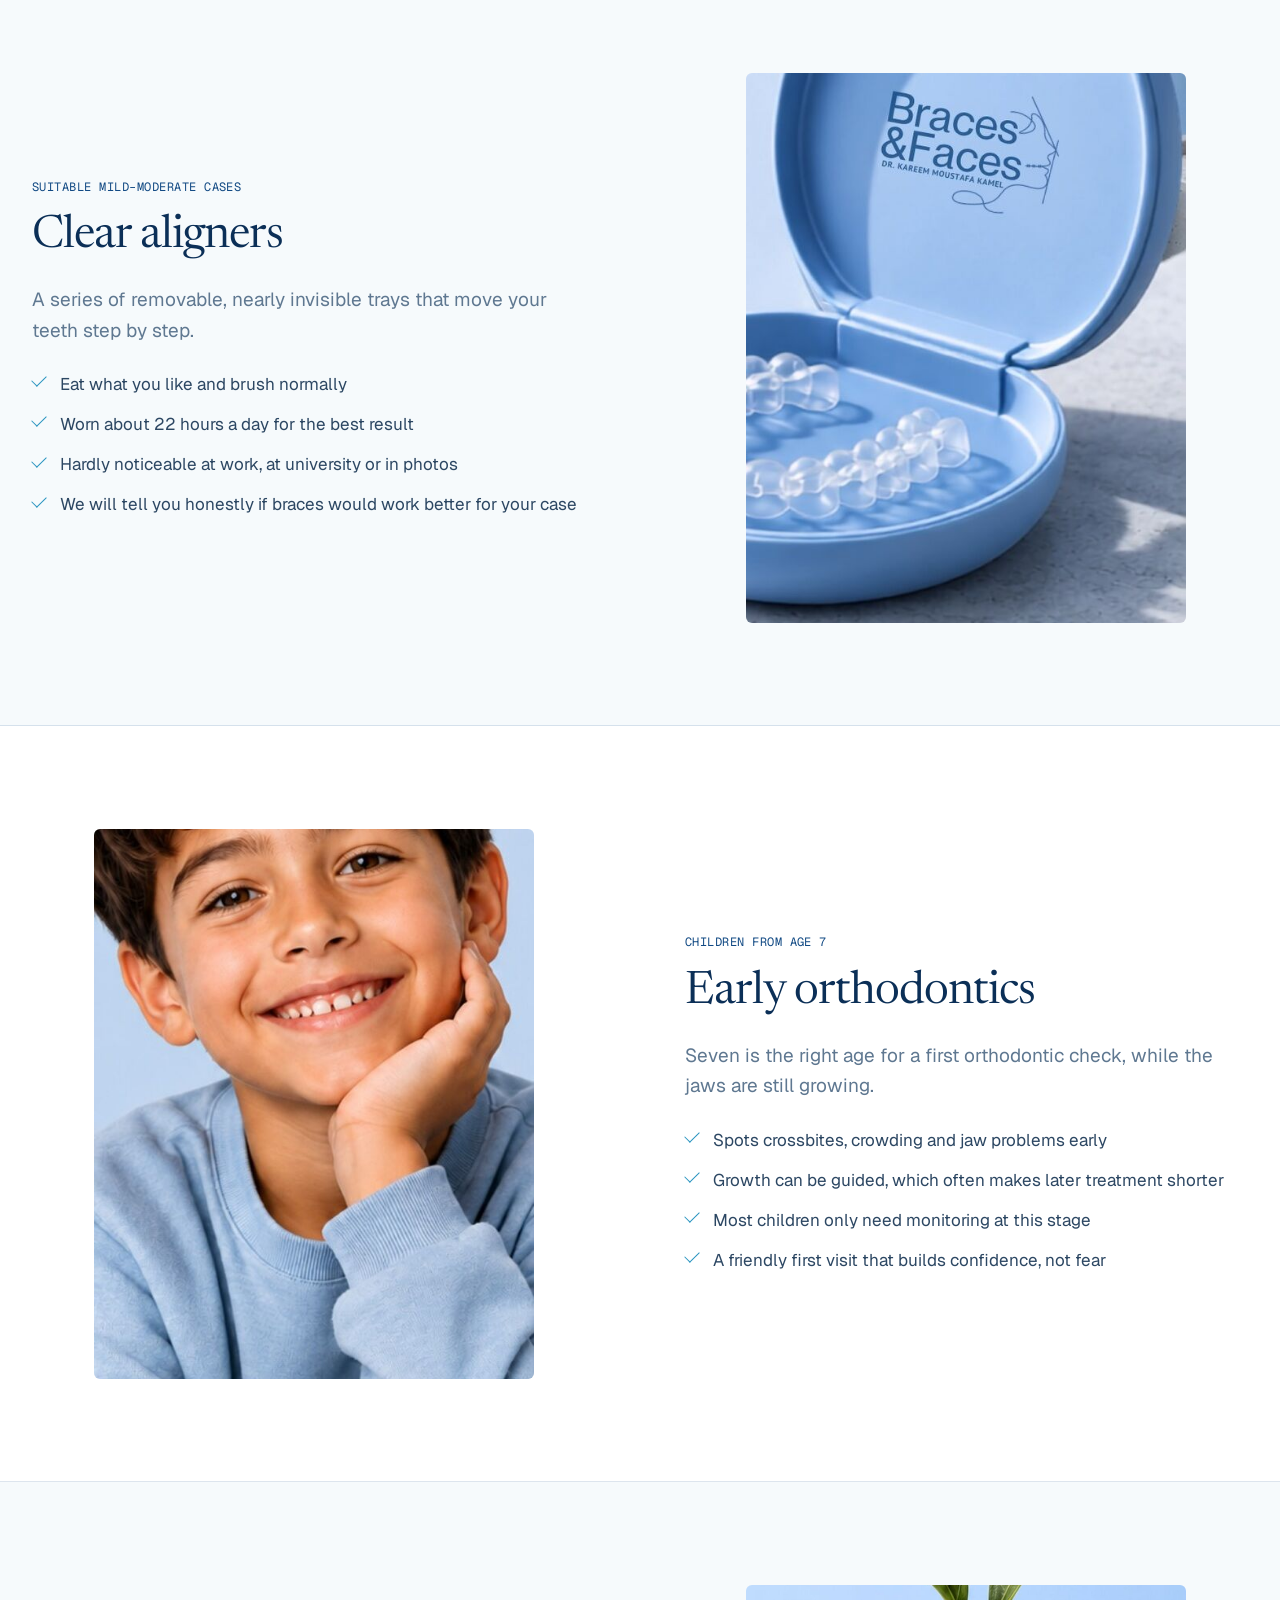
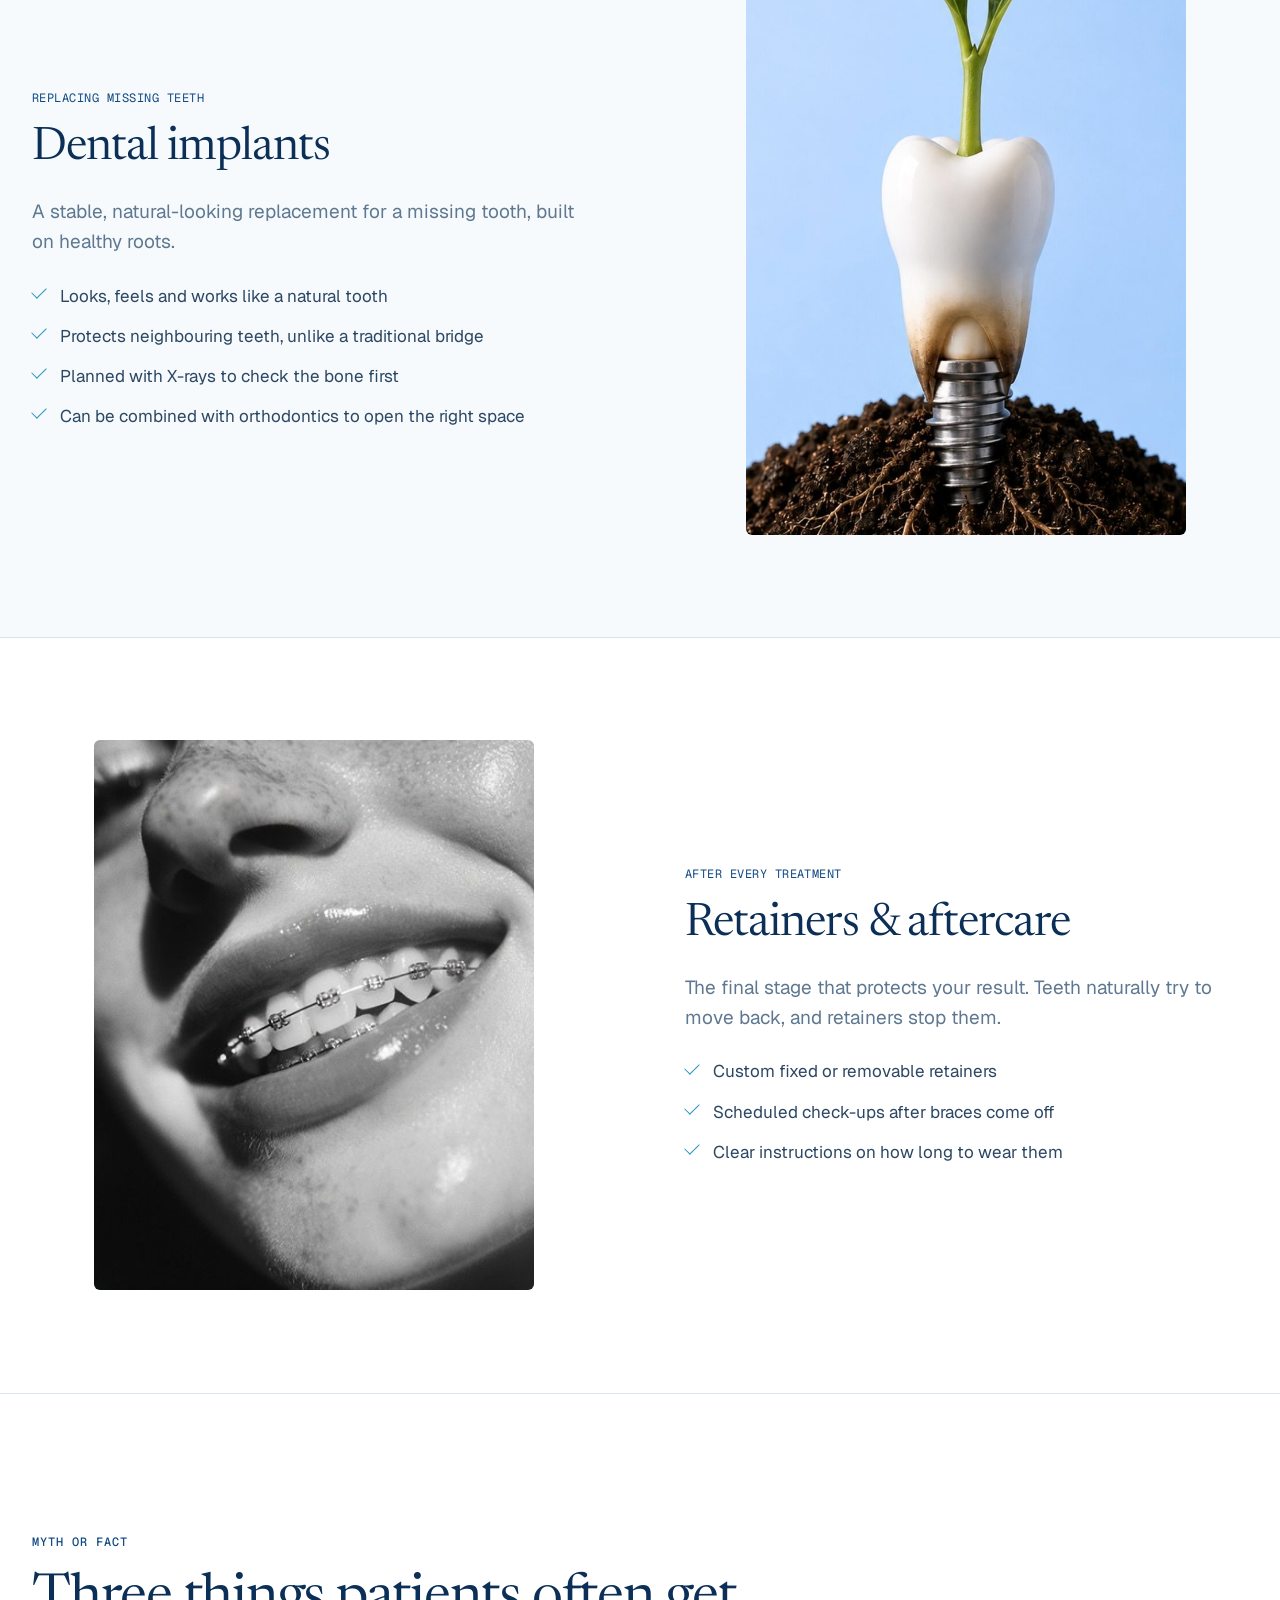
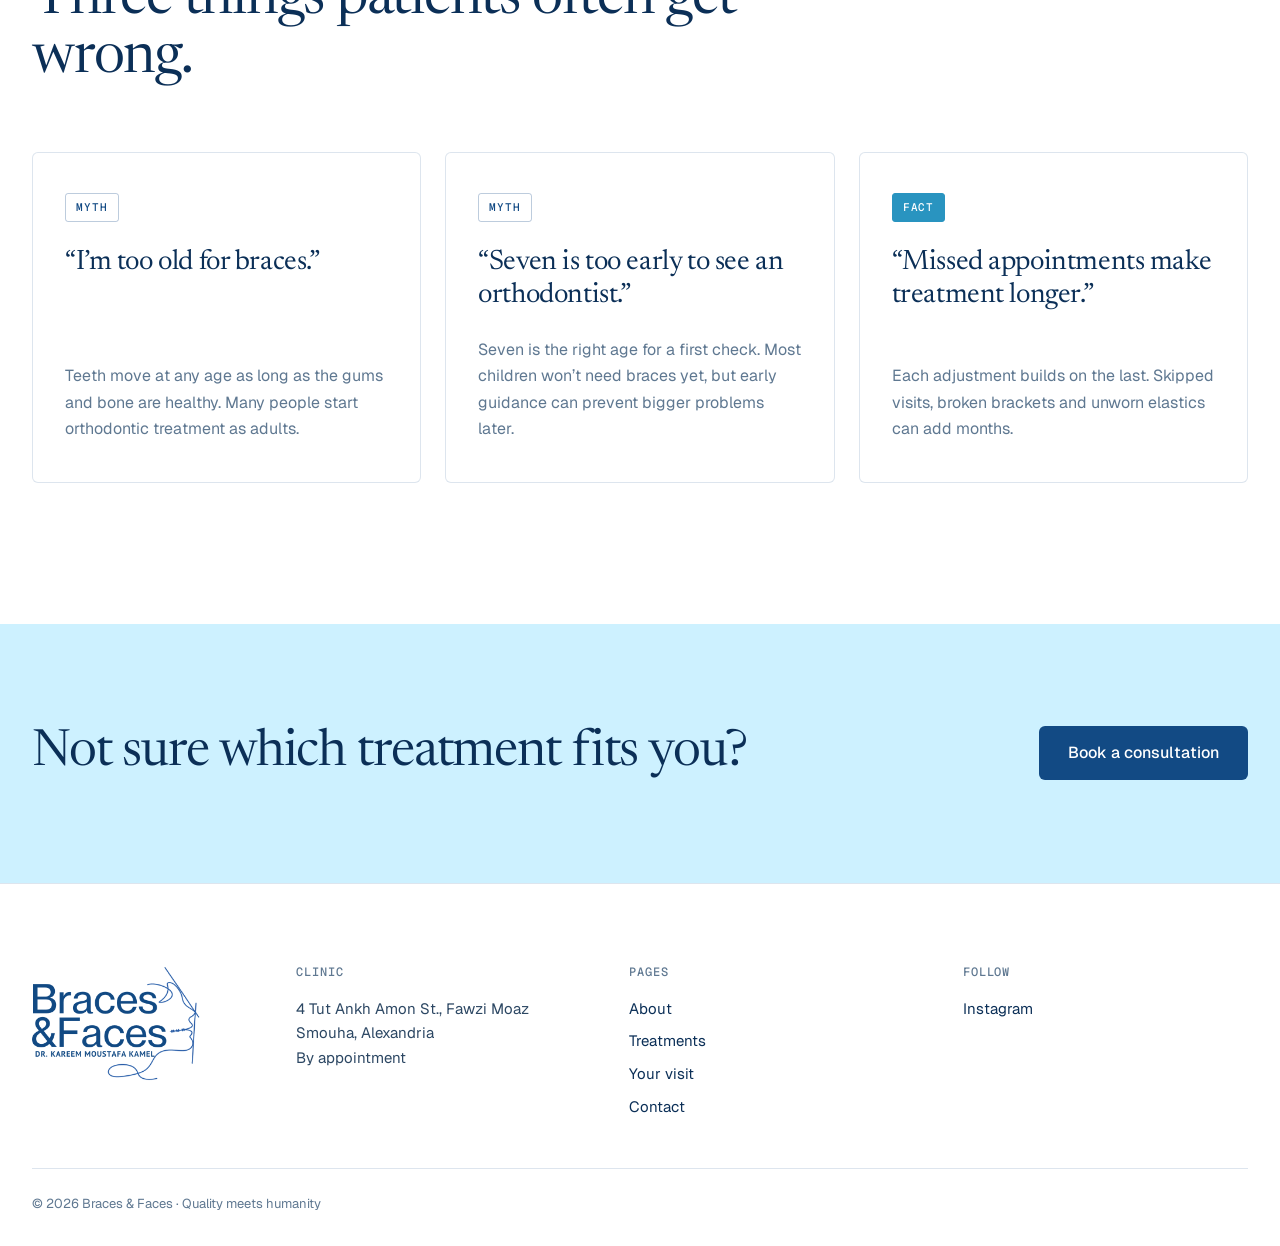
<file: treatments.html>
<!doctype html>
<html lang="en" class="no-js">
  <head>
    <meta charset="utf-8" />
    <meta name="viewport" content="width=device-width, initial-scale=1" />
    <title>Treatments | Braces & Faces</title>
    <meta name="description" content="Metal and ceramic braces, clear aligners, early orthodontics for children, dental implants and retainers at Braces & Faces, Alexandria." />
    <link rel="canonical" href="https://bracesandfaces.net/treatments" />
    <meta property="og:title" content="Treatments | Braces & Faces" />
    <meta property="og:description" content="Metal and ceramic braces, clear aligners, early orthodontics for children, dental implants and retainers at Braces & Faces, Alexandria." />
    <meta property="og:type" content="website" />
    <meta property="og:url" content="https://bracesandfaces.net/treatments" />
    <meta property="og:image" content="https://bracesandfaces.net/assets/photos/clinic-room.jpg" />
    <meta name="theme-color" content="#124a84" />
    <link rel="icon" href="/assets/favicon.ico" sizes="any" />
    <link rel="icon" type="image/svg+xml" href="/assets/icons/favicon.svg" />
    <link rel="icon" type="image/png" sizes="32x32" href="/assets/icons/favicon-32x32.png" />
    <link rel="icon" type="image/png" sizes="16x16" href="/assets/icons/favicon-16x16.png" />
    <link rel="apple-touch-icon" sizes="180x180" href="/assets/icons/apple-touch-icon.png" />
    <link rel="mask-icon" href="/assets/icons/safari-pinned-tab.svg" color="#124a84" />
    <link rel="manifest" href="/site.webmanifest" />
    <link rel="preconnect" href="https://fonts.googleapis.com" />
    <link rel="preconnect" href="https://fonts.gstatic.com" crossorigin />
    <link
      rel="stylesheet"
      href="https://fonts.googleapis.com/css2?family=Geist+Mono:wght@400;500&family=Geist:wght@400;500;600&family=Newsreader:ital,opsz,wght@0,6..72,300..500;1,6..72,300..500&display=swap"
    />
    <link rel="stylesheet" href="/styles.css" />
    <script type="application/ld+json">
      {
        "@context": "https://schema.org",
        "@type": "Dentist",
        "name": "Braces & Faces",
        "slogan": "Quality meets humanity",
        "url": "https://bracesandfaces.net",
        "image": "https://bracesandfaces.net/assets/photos/clinic-room.jpg",
        "founder": { "@type": "Person", "name": "Dr. Kareem Moustafa Kamel" },
        "medicalSpecialty": "Orthodontic",
        "address": {
          "@type": "PostalAddress",
          "streetAddress": "4 Tut Ankh Amon St., Fawzi Moaz, Smouha",
          "addressLocality": "Alexandria",
          "addressCountry": "EG"
        },
        "sameAs": ["https://www.instagram.com/braces.and.faces/"]
      }
    </script>
  </head>
  <body>
    <a class="skip-link" href="#main">Skip to content</a>

    <header class="site-header" data-header>
      <div class="wrap header-inner">
        <a class="brand" href="/" aria-label="Braces &amp; Faces home">
          <img src="/assets/logo-horizontal.png" alt="Braces &amp; Faces by Dr. Kareem Moustafa Kamel" width="574" height="260" />
        </a>

        <nav class="nav" id="site-nav" aria-label="Primary" data-nav>
          <a href="/">Home</a>
          <a href="/about">About</a>
          <a href="/treatments" aria-current="page">Treatments</a>
          <a href="/your-visit">Your visit</a>
          <a href="/contact">Contact</a>
          <a class="btn btn-solid nav-book" href="/contact">Book a consultation</a>
        </nav>

        <a class="btn btn-solid header-cta" href="/contact">Book a consultation</a>

        <button class="menu-toggle" type="button" aria-expanded="false" aria-controls="site-nav" data-menu-toggle>Menu</button>
      </div>
    </header>

    <main id="main">
      <section class="page-hero" aria-labelledby="page-title">
        <div class="wrap">
          <p class="label">Treatments</p>
          <h1 id="page-title">Modern solutions for <em>every age.</em></h1>
          <p class="lead">
            Every plan starts with a full assessment, so you only receive the treatment you actually need. Here is what we offer and who each option suits.
          </p>
          <nav class="jump-links" aria-label="Treatments on this page">
            <a href="#braces">Braces</a>
            <a href="#aligners">Clear aligners</a>
            <a href="#early">Early orthodontics</a>
            <a href="#implants">Dental implants</a>
            <a href="#retainers">Retainers</a>
          </nav>
        </div>
      </section>

      <div class="treatment-details">
        <section class="t-row" id="braces" aria-labelledby="braces-title">
          <div class="wrap split" data-reveal>
            <figure class="split-media">
              <img src="/assets/photos/braces-closeup.jpg" alt="Metal braces on upper teeth" width="1800" height="1171" loading="lazy" />
            </figure>
            <div class="split-copy">
              <p class="fit">Teens &amp; adults · simple to complex cases</p>
              <h2 id="braces-title">Metal &amp; ceramic braces</h2>
              <p class="lead">Fixed braces give precise control over every tooth, which makes them the most reliable option for complex cases.</p>
              <ul class="check-list">
                <li>Metal braces: strong, efficient and the most economical</li>
                <li>Ceramic braces: tooth-coloured brackets that are far less visible</li>
                <li>Adjustment visits roughly every 4–6 weeks</li>
                <li>Suitable at any age, as long as gums and bone are healthy</li>
              </ul>
            </div>
          </div>
        </section>

        <section class="t-row" id="aligners" aria-labelledby="aligners-title">
          <div class="wrap split split-reverse" data-reveal>
            <figure class="split-media split-media-narrow">
              <img src="/assets/photos/aligner-case.jpg" alt="Clear aligners in a Braces & Faces case" width="540" height="700" loading="lazy" />
            </figure>
            <div class="split-copy">
              <p class="fit">Suitable mild–moderate cases</p>
              <h2 id="aligners-title">Clear aligners</h2>
              <p class="lead">A series of removable, nearly invisible trays that move your teeth step by step.</p>
              <ul class="check-list">
                <li>Eat what you like and brush normally</li>
                <li>Worn about 22 hours a day for the best result</li>
                <li>Hardly noticeable at work, at university or in photos</li>
                <li>We will tell you honestly if braces would work better for your case</li>
              </ul>
            </div>
          </div>
        </section>

        <section class="t-row" id="early" aria-labelledby="early-title">
          <div class="wrap split" data-reveal>
            <figure class="split-media split-media-narrow">
              <img src="/assets/photos/child.jpg" alt="Smiling child" width="560" height="1250" loading="lazy" />
            </figure>
            <div class="split-copy">
              <p class="fit">Children from age 7</p>
              <h2 id="early-title">Early orthodontics</h2>
              <p class="lead">Seven is the right age for a first orthodontic check, while the jaws are still growing.</p>
              <ul class="check-list">
                <li>Spots crossbites, crowding and jaw problems early</li>
                <li>Growth can be guided, which often makes later treatment shorter</li>
                <li>Most children only need monitoring at this stage</li>
                <li>A friendly first visit that builds confidence, not fear</li>
              </ul>
            </div>
          </div>
        </section>

        <section class="t-row" id="implants" aria-labelledby="implants-title">
          <div class="wrap split split-reverse" data-reveal>
            <figure class="split-media split-media-narrow">
              <img src="/assets/photos/implant.jpg" alt="Illustration of a dental implant rooted like a plant" width="765" height="1400" loading="lazy" />
            </figure>
            <div class="split-copy">
              <p class="fit">Replacing missing teeth</p>
              <h2 id="implants-title">Dental implants</h2>
              <p class="lead">A stable, natural-looking replacement for a missing tooth, built on healthy roots.</p>
              <ul class="check-list">
                <li>Looks, feels and works like a natural tooth</li>
                <li>Protects neighbouring teeth, unlike a traditional bridge</li>
                <li>Planned with X-rays to check the bone first</li>
                <li>Can be combined with orthodontics to open the right space</li>
              </ul>
            </div>
          </div>
        </section>

        <section class="t-row" id="retainers" aria-labelledby="retainers-title">
          <div class="wrap split" data-reveal>
            <figure class="split-media split-media-narrow">
              <img src="/assets/photos/smile-bw.jpg" alt="Close-up of a smile with braces" width="600" height="600" loading="lazy" />
            </figure>
            <div class="split-copy">
              <p class="fit">After every treatment</p>
              <h2 id="retainers-title">Retainers &amp; aftercare</h2>
              <p class="lead">The final stage that protects your result. Teeth naturally try to move back, and retainers stop them.</p>
              <ul class="check-list">
                <li>Custom fixed or removable retainers</li>
                <li>Scheduled check-ups after braces come off</li>
                <li>Clear instructions on how long to wear them</li>
              </ul>
            </div>
          </div>
        </section>
      </div>

      <!-- Myths -->
      <section class="section myths" aria-labelledby="myths-title">
        <div class="wrap">
          <div class="section-head" data-reveal>
            <p class="label">Myth or fact</p>
            <h2 id="myths-title">Three things patients often get wrong.</h2>
          </div>
          <div class="myth-grid" data-reveal>
            <article class="myth">
              <span class="verdict">Myth</span>
              <blockquote>“I’m too old for braces.”</blockquote>
              <p>Teeth move at any age as long as the gums and bone are healthy. Many people start orthodontic treatment as adults.</p>
            </article>
            <article class="myth">
              <span class="verdict">Myth</span>
              <blockquote>“Seven is too early to see an orthodontist.”</blockquote>
              <p>Seven is the right age for a first check. Most children won’t need braces yet, but early guidance can prevent bigger problems later.</p>
            </article>
            <article class="myth">
              <span class="verdict verdict-fact">Fact</span>
              <blockquote>“Missed appointments make treatment longer.”</blockquote>
              <p>Each adjustment builds on the last. Skipped visits, broken brackets and unworn elastics can add months.</p>
            </article>
          </div>
        </div>
      </section>

      <section class="cta-band" aria-labelledby="cta-title">
        <div class="wrap cta-inner" data-reveal>
          <h2 id="cta-title">Not sure which treatment fits you?</h2>
          <a class="btn btn-solid btn-lg" href="/contact">Book a consultation</a>
        </div>
      </section>
    </main>

    <footer class="site-footer">
      <div class="wrap footer-inner">
        <a class="footer-brand" href="/" aria-label="Braces &amp; Faces home">
          <img class="footer-logo" src="/assets/logo.png" alt="Braces &amp; Faces by Dr. Kareem Moustafa Kamel" width="574" height="436" loading="lazy" />
        </a>
        <div class="footer-cols">
          <div>
            <p class="label">Clinic</p>
            <p>4 Tut Ankh Amon St., Fawzi Moaz<br />Smouha, Alexandria<br />By appointment</p>
          </div>
          <div>
            <p class="label">Pages</p>
            <nav class="footer-nav" aria-label="Footer">
              <a href="/about">About</a>
              <a href="/treatments">Treatments</a>
              <a href="/your-visit">Your visit</a>
              <a href="/contact">Contact</a>
            </nav>
          </div>
          <div>
            <p class="label">Follow</p>
            <a href="https://www.instagram.com/braces.and.faces/" target="_blank" rel="noopener">Instagram</a>
          </div>
        </div>
        <p class="legal">© <span data-year></span> Braces &amp; Faces · Quality meets humanity</p>
      </div>
    </footer>

    <script src="/script.js"></script>
  </body>
</html>
</file>
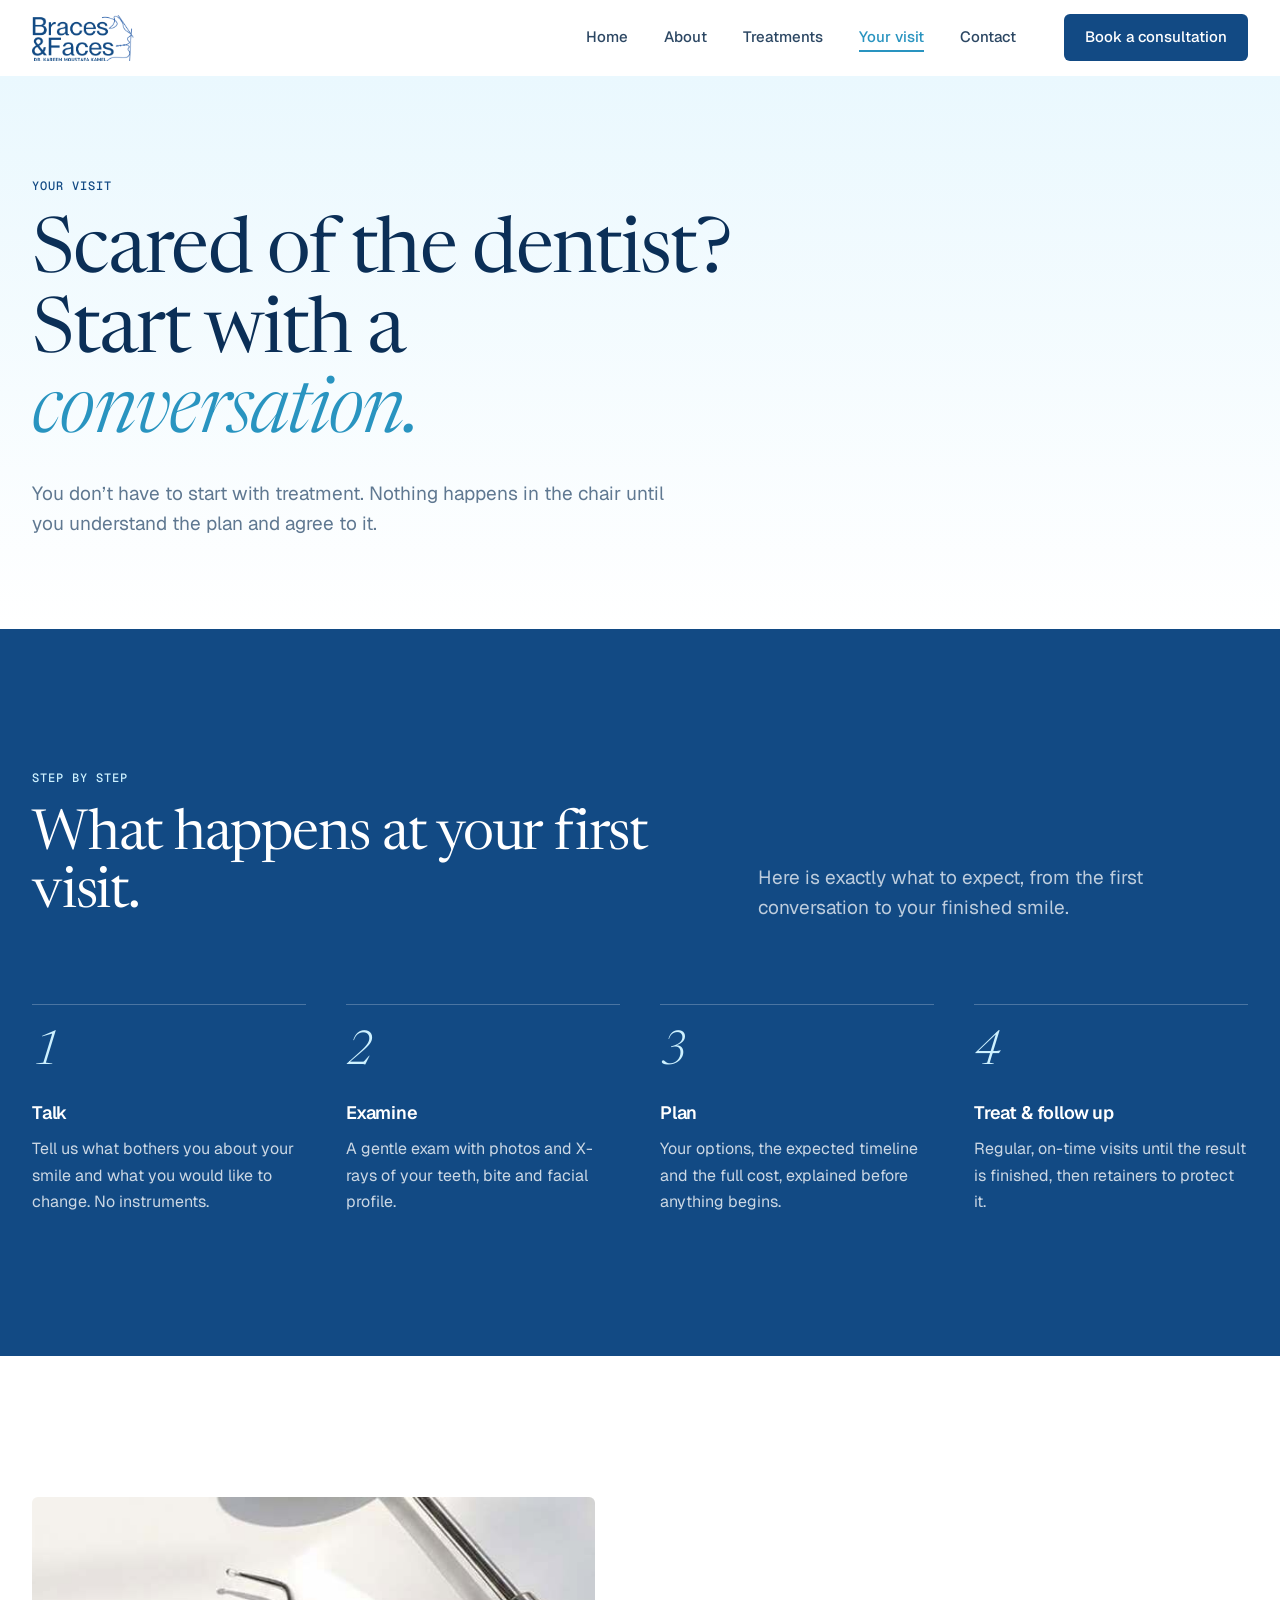
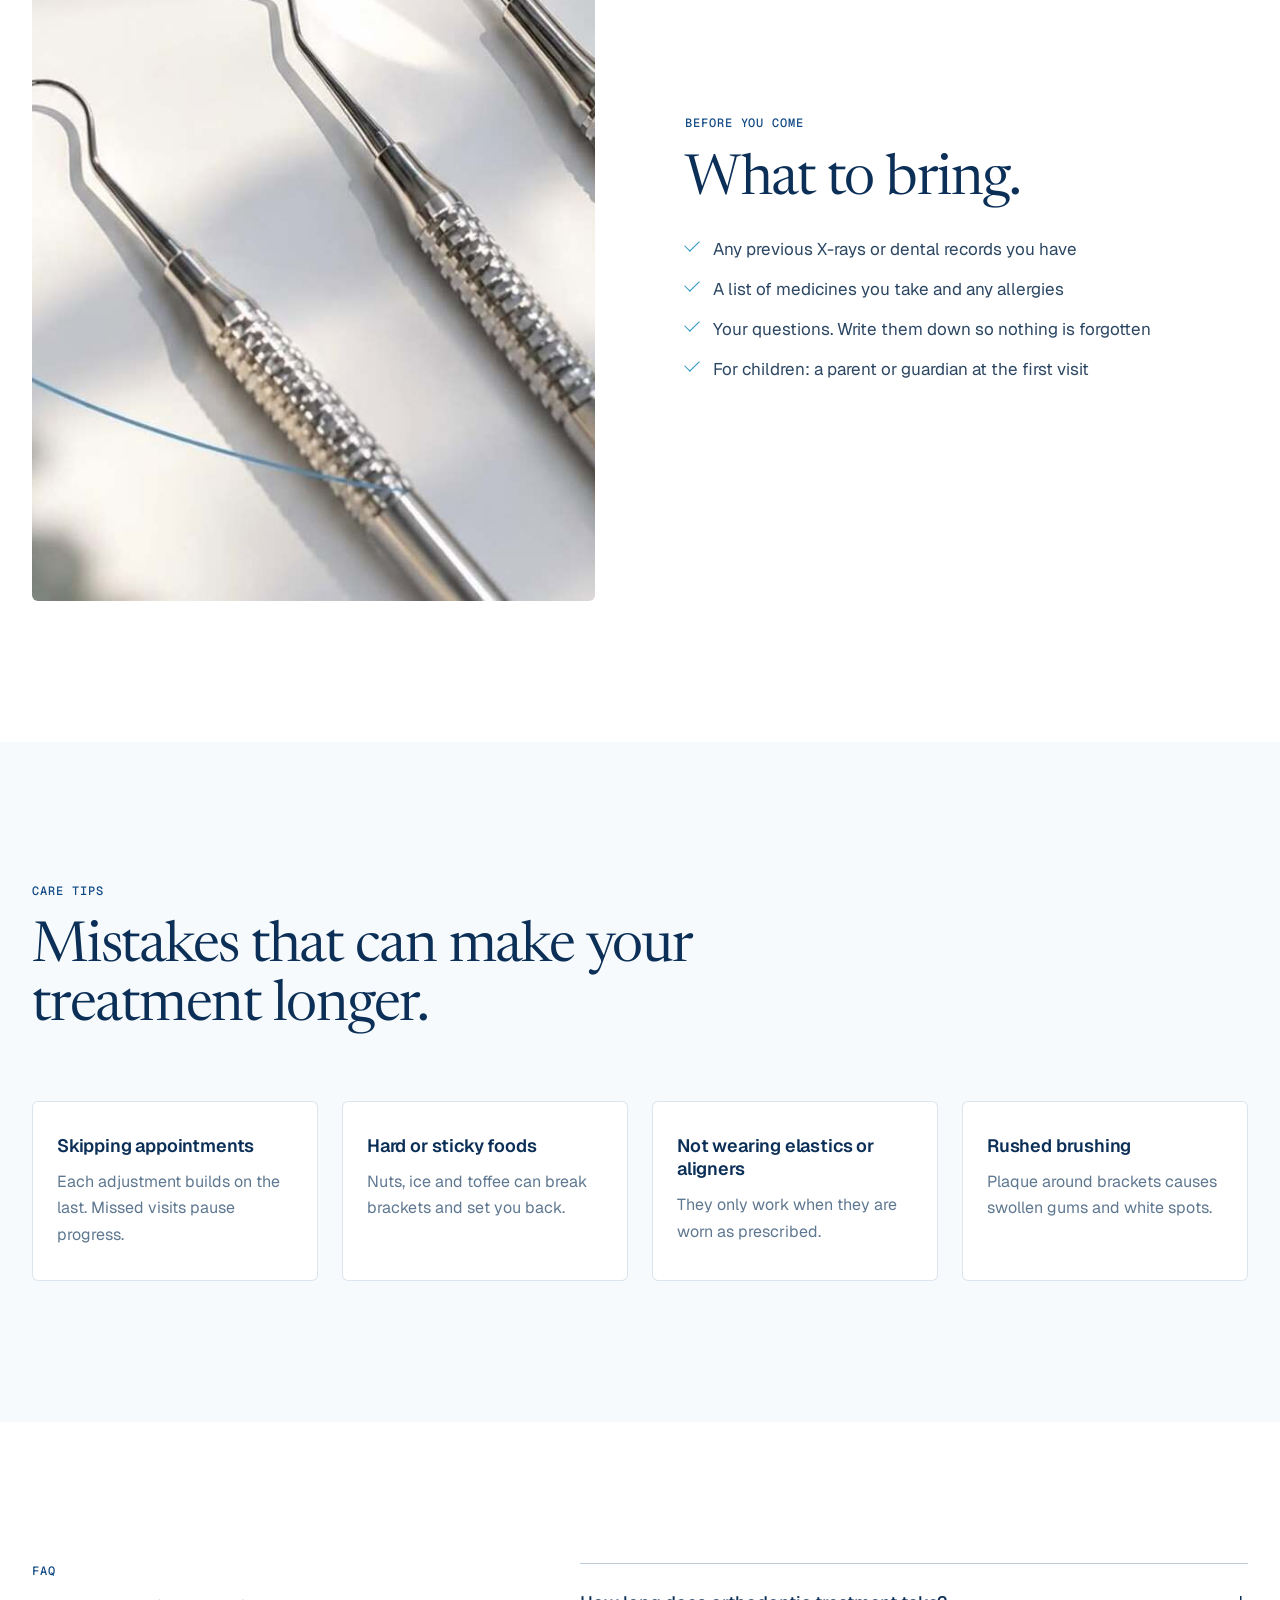
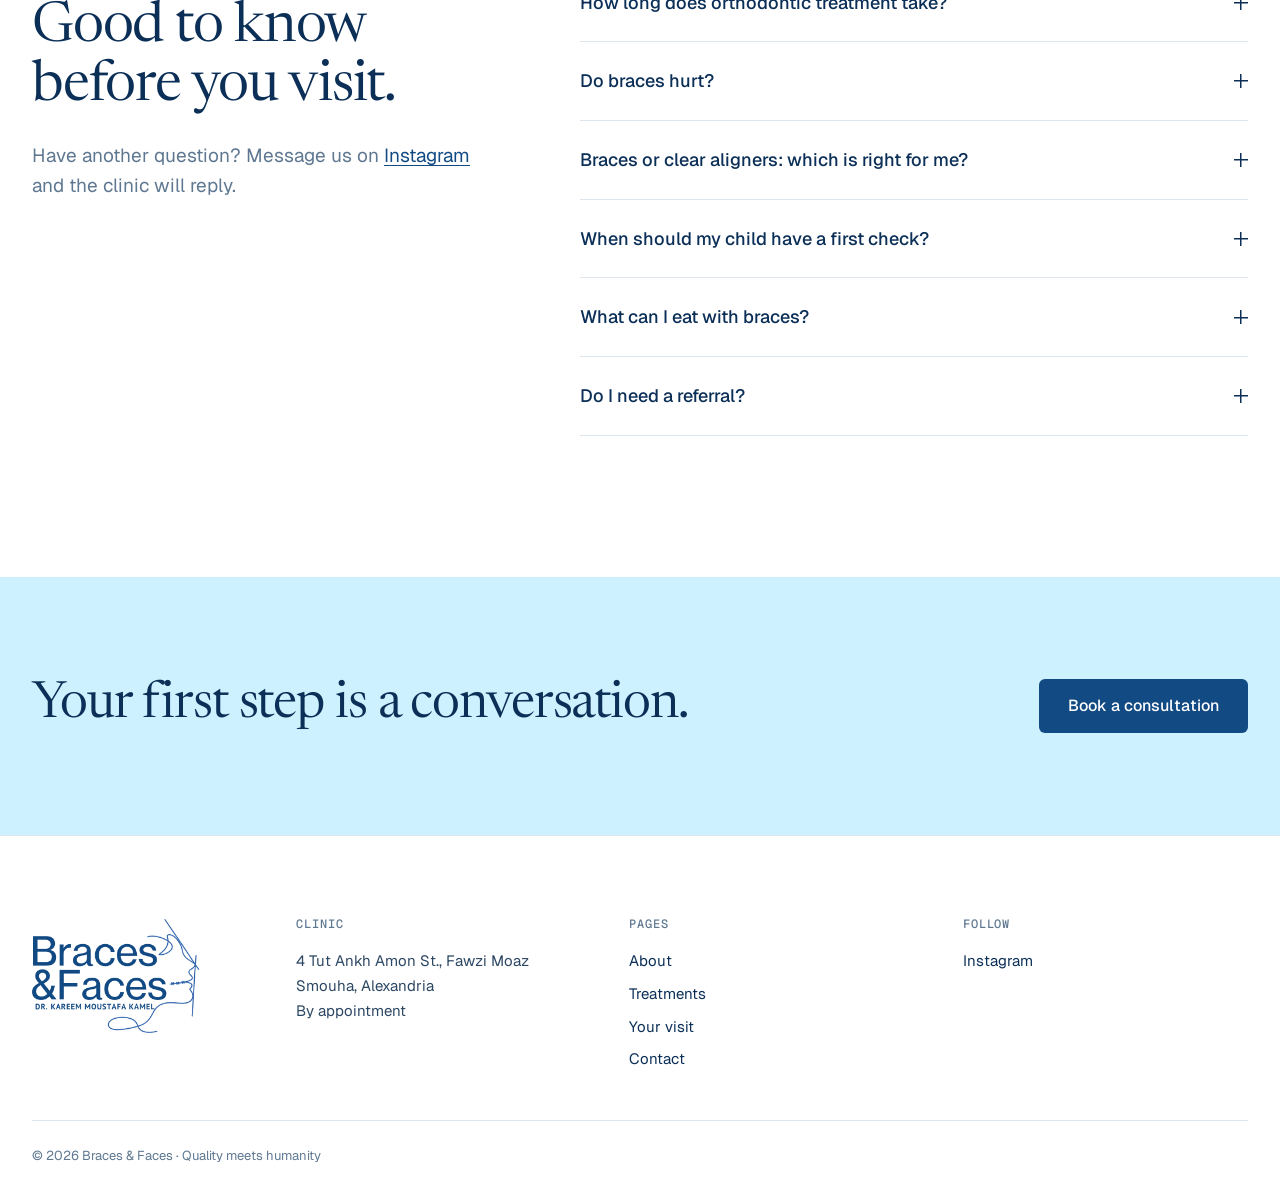
<file: your-visit.html>
<!doctype html>
<html lang="en" class="no-js">
  <head>
    <meta charset="utf-8" />
    <meta name="viewport" content="width=device-width, initial-scale=1" />
    <title>Your visit | Braces & Faces</title>
    <meta name="description" content="What to expect at your first orthodontic visit, how to care for your braces, and answers to common questions." />
    <link rel="canonical" href="https://bracesandfaces.net/your-visit" />
    <meta property="og:title" content="Your visit | Braces & Faces" />
    <meta property="og:description" content="What to expect at your first orthodontic visit, how to care for your braces, and answers to common questions." />
    <meta property="og:type" content="website" />
    <meta property="og:url" content="https://bracesandfaces.net/your-visit" />
    <meta property="og:image" content="https://bracesandfaces.net/assets/photos/clinic-room.jpg" />
    <meta name="theme-color" content="#124a84" />
    <link rel="icon" href="/assets/favicon.ico" sizes="any" />
    <link rel="icon" type="image/svg+xml" href="/assets/icons/favicon.svg" />
    <link rel="icon" type="image/png" sizes="32x32" href="/assets/icons/favicon-32x32.png" />
    <link rel="icon" type="image/png" sizes="16x16" href="/assets/icons/favicon-16x16.png" />
    <link rel="apple-touch-icon" sizes="180x180" href="/assets/icons/apple-touch-icon.png" />
    <link rel="mask-icon" href="/assets/icons/safari-pinned-tab.svg" color="#124a84" />
    <link rel="manifest" href="/site.webmanifest" />
    <link rel="preconnect" href="https://fonts.googleapis.com" />
    <link rel="preconnect" href="https://fonts.gstatic.com" crossorigin />
    <link
      rel="stylesheet"
      href="https://fonts.googleapis.com/css2?family=Geist+Mono:wght@400;500&family=Geist:wght@400;500;600&family=Newsreader:ital,opsz,wght@0,6..72,300..500;1,6..72,300..500&display=swap"
    />
    <link rel="stylesheet" href="/styles.css" />
    <script type="application/ld+json">
      {
        "@context": "https://schema.org",
        "@type": "Dentist",
        "name": "Braces & Faces",
        "slogan": "Quality meets humanity",
        "url": "https://bracesandfaces.net",
        "image": "https://bracesandfaces.net/assets/photos/clinic-room.jpg",
        "founder": { "@type": "Person", "name": "Dr. Kareem Moustafa Kamel" },
        "medicalSpecialty": "Orthodontic",
        "address": {
          "@type": "PostalAddress",
          "streetAddress": "4 Tut Ankh Amon St., Fawzi Moaz, Smouha",
          "addressLocality": "Alexandria",
          "addressCountry": "EG"
        },
        "sameAs": ["https://www.instagram.com/braces.and.faces/"]
      }
    </script>
  </head>
  <body>
    <a class="skip-link" href="#main">Skip to content</a>

    <header class="site-header" data-header>
      <div class="wrap header-inner">
        <a class="brand" href="/" aria-label="Braces &amp; Faces home">
          <img src="/assets/logo-horizontal.png" alt="Braces &amp; Faces by Dr. Kareem Moustafa Kamel" width="574" height="260" />
        </a>

        <nav class="nav" id="site-nav" aria-label="Primary" data-nav>
          <a href="/">Home</a>
          <a href="/about">About</a>
          <a href="/treatments">Treatments</a>
          <a href="/your-visit" aria-current="page">Your visit</a>
          <a href="/contact">Contact</a>
          <a class="btn btn-solid nav-book" href="/contact">Book a consultation</a>
        </nav>

        <a class="btn btn-solid header-cta" href="/contact">Book a consultation</a>

        <button class="menu-toggle" type="button" aria-expanded="false" aria-controls="site-nav" data-menu-toggle>Menu</button>
      </div>
    </header>

    <main id="main">
      <section class="page-hero" aria-labelledby="page-title">
        <div class="wrap">
          <p class="label">Your visit</p>
          <h1 id="page-title">Scared of the dentist? Start with a <em>conversation.</em></h1>
          <p class="lead">
            You don’t have to start with treatment. Nothing happens in the chair until you understand the plan and agree to it.
          </p>
        </div>
      </section>

      <!-- Steps -->
      <section class="section visit" aria-labelledby="steps-title">
        <div class="wrap">
          <div class="visit-head" data-reveal>
            <div>
              <p class="label">Step by step</p>
              <h2 id="steps-title">What happens at your first visit.</h2>
            </div>
            <p class="lead">Here is exactly what to expect, from the first conversation to your finished smile.</p>
          </div>
          <ol class="steps" data-reveal>
            <li>
              <span class="step-n">1</span>
              <h3>Talk</h3>
              <p>Tell us what bothers you about your smile and what you would like to change. No instruments.</p>
            </li>
            <li>
              <span class="step-n">2</span>
              <h3>Examine</h3>
              <p>A gentle exam with photos and X-rays of your teeth, bite and facial profile.</p>
            </li>
            <li>
              <span class="step-n">3</span>
              <h3>Plan</h3>
              <p>Your options, the expected timeline and the full cost, explained before anything begins.</p>
            </li>
            <li>
              <span class="step-n">4</span>
              <h3>Treat &amp; follow up</h3>
              <p>Regular, on-time visits until the result is finished, then retainers to protect it.</p>
            </li>
          </ol>
        </div>
      </section>

      <!-- Bring -->
      <section class="section" aria-labelledby="bring-title">
        <div class="wrap split" data-reveal>
          <figure class="split-media">
            <img src="/assets/photos/instruments.jpg" alt="Sterilized dental instruments laid out on a tray" width="1080" height="780" loading="lazy" />
          </figure>
          <div class="split-copy">
            <p class="label">Before you come</p>
            <h2 id="bring-title">What to bring.</h2>
            <ul class="check-list">
              <li>Any previous X-rays or dental records you have</li>
              <li>A list of medicines you take and any allergies</li>
              <li>Your questions. Write them down so nothing is forgotten</li>
              <li>For children: a parent or guardian at the first visit</li>
            </ul>
          </div>
        </div>
      </section>

      <!-- Care tips -->
      <section class="section care-section" aria-labelledby="care-title">
        <div class="wrap">
          <div class="section-head" data-reveal>
            <p class="label">Care tips</p>
            <h2 id="care-title">Mistakes that can make your treatment longer.</h2>
          </div>
          <div class="tips" data-reveal>
            <article>
              <h3>Skipping appointments</h3>
              <p>Each adjustment builds on the last. Missed visits pause progress.</p>
            </article>
            <article>
              <h3>Hard or sticky foods</h3>
              <p>Nuts, ice and toffee can break brackets and set you back.</p>
            </article>
            <article>
              <h3>Not wearing elastics or aligners</h3>
              <p>They only work when they are worn as prescribed.</p>
            </article>
            <article>
              <h3>Rushed brushing</h3>
              <p>Plaque around brackets causes swollen gums and white spots.</p>
            </article>
          </div>
        </div>
      </section>

      <!-- FAQ -->
      <section class="section faq" id="faq" aria-labelledby="faq-title">
        <div class="wrap faq-grid">
          <div class="faq-intro" data-reveal>
            <p class="label">FAQ</p>
            <h2 id="faq-title">Good to know before you visit.</h2>
            <p class="lead">
              Have another question? Message us on
              <a href="https://www.instagram.com/braces.and.faces/" target="_blank" rel="noopener">Instagram</a>
              and the clinic will reply.
            </p>
          </div>
          <div class="faq-list" data-reveal>
            <details>
              <summary>How long does orthodontic treatment take?</summary>
              <p>Most cases take between 12 and 24 months, depending on how much movement is needed. You will get a realistic estimate at your consultation.</p>
            </details>
            <details>
              <summary>Do braces hurt?</summary>
              <p>Expect mild pressure for a few days after the braces are fitted and after each adjustment. It settles quickly, and we will show you simple ways to stay comfortable.</p>
            </details>
            <details>
              <summary>Braces or clear aligners: which is right for me?</summary>
              <p>Both work well for the right case. After your assessment we explain which option suits your teeth, routine and budget.</p>
            </details>
            <details>
              <summary>When should my child have a first check?</summary>
              <p>Around age 7. At that point we can spot jaw growth or bite problems early, even if treatment is only needed later.</p>
            </details>
            <details>
              <summary>What can I eat with braces?</summary>
              <p>Most foods are fine. Avoid hard and sticky foods such as nuts, ice and toffee, which can break brackets and delay your treatment.</p>
            </details>
            <details>
              <summary>Do I need a referral?</summary>
              <p>No. You can book a consultation directly on our contact page.</p>
            </details>
          </div>
        </div>
      </section>

      <section class="cta-band" aria-labelledby="cta-title">
        <div class="wrap cta-inner" data-reveal>
          <h2 id="cta-title">Your first step is a conversation.</h2>
          <a class="btn btn-solid btn-lg" href="/contact">Book a consultation</a>
        </div>
      </section>
    </main>

    <footer class="site-footer">
      <div class="wrap footer-inner">
        <a class="footer-brand" href="/" aria-label="Braces &amp; Faces home">
          <img class="footer-logo" src="/assets/logo.png" alt="Braces &amp; Faces by Dr. Kareem Moustafa Kamel" width="574" height="436" loading="lazy" />
        </a>
        <div class="footer-cols">
          <div>
            <p class="label">Clinic</p>
            <p>4 Tut Ankh Amon St., Fawzi Moaz<br />Smouha, Alexandria<br />By appointment</p>
          </div>
          <div>
            <p class="label">Pages</p>
            <nav class="footer-nav" aria-label="Footer">
              <a href="/about">About</a>
              <a href="/treatments">Treatments</a>
              <a href="/your-visit">Your visit</a>
              <a href="/contact">Contact</a>
            </nav>
          </div>
          <div>
            <p class="label">Follow</p>
            <a href="https://www.instagram.com/braces.and.faces/" target="_blank" rel="noopener">Instagram</a>
          </div>
        </div>
        <p class="legal">© <span data-year></span> Braces &amp; Faces · Quality meets humanity</p>
      </div>
    </footer>

    <script src="/script.js"></script>
  </body>
</html>
</file>
<file: styles.css>
/*
  Braces & Faces
  Colour: brand book (Blue #124A84, Azure #2994C0, Light Azure #CDF1FF, White)
  Type: Newsreader (display) · Geist (text) · Geist Mono (labels)
*/
:root {
  --navy: #124a84;
  --navy-ink: #0b2f57;
  --azure: #2994c0;
  --azure-light: #cdf1ff;
  --azure-wash: #eaf8fe;
  --paper: #f6fafc;
  --white: #ffffff;
  --text: #2c4763;
  --muted: #5f7891;
  --rule: rgba(18, 74, 132, 0.14);
  --rule-strong: rgba(18, 74, 132, 0.28);

  --serif: "Newsreader", "Iowan Old Style", Georgia, serif;
  --sans: "Geist", ui-sans-serif, system-ui, -apple-system, "Segoe UI", sans-serif;
  --mono: "Geist Mono", ui-monospace, "SF Mono", Menlo, monospace;

  --radius: 6px;
  --header-h: 76px;
  --ease: cubic-bezier(0.2, 0.7, 0.2, 1);
  color-scheme: light;
}

*,
*::before,
*::after {
  box-sizing: border-box;
}

html {
  scroll-behavior: smooth;
  scroll-padding-top: var(--header-h);
  -webkit-text-size-adjust: 100%;
}

body {
  margin: 0;
  min-width: 320px;
  background: var(--white);
  color: var(--text);
  font-family: var(--sans);
  font-size: 1.0625rem;
  line-height: 1.65;
  -webkit-font-smoothing: antialiased;
  -moz-osx-font-smoothing: grayscale;
}

img,
svg,
iframe {
  display: block;
  max-width: 100%;
}

a {
  color: inherit;
}

h1,
h2,
h3,
p,
dl,
dd,
figure,
blockquote {
  margin: 0;
}

h1,
h2 {
  color: var(--navy-ink);
  font-family: var(--serif);
  font-optical-sizing: auto;
  font-weight: 380;
  letter-spacing: -0.022em;
  line-height: 1.04;
}

h1 em,
h2 em {
  color: var(--azure);
  font-style: italic;
  font-weight: 340;
}

h2 {
  font-size: clamp(2.25rem, 4.4vw, 3.75rem);
}

h3 {
  color: var(--navy-ink);
  font-family: var(--sans);
  font-size: 1.125rem;
  font-weight: 600;
  letter-spacing: -0.01em;
  line-height: 1.3;
}

.label {
  margin-bottom: 20px;
  color: var(--navy);
  font-family: var(--mono);
  font-size: 0.75rem;
  font-weight: 500;
  letter-spacing: 0.08em;
  line-height: 1.4;
  text-transform: uppercase;
}

.lead {
  color: var(--muted);
  font-size: 1.1875rem;
  line-height: 1.6;
}

.lead a {
  color: var(--navy);
  text-underline-offset: 3px;
}

.wrap {
  width: min(1240px, 100% - 64px);
  margin-inline: auto;
}

.section {
  padding-block: clamp(88px, 11vw, 152px);
}

.section-head {
  max-width: 720px;
  margin-bottom: 64px;
}

.section-head .lead {
  margin-top: 24px;
}

.skip-link {
  position: fixed;
  left: 16px;
  top: -64px;
  z-index: 100;
  padding: 8px 16px;
  border-radius: var(--radius);
  background: var(--navy);
  color: var(--white);
  text-decoration: none;
}

.skip-link:focus {
  top: 16px;
}

:focus-visible {
  outline: 2px solid var(--azure);
  outline-offset: 3px;
}

/* Buttons & links */
.btn {
  display: inline-flex;
  align-items: center;
  justify-content: center;
  min-height: 44px;
  padding: 10px 20px;
  border: 1px solid transparent;
  border-radius: var(--radius);
  font: inherit;
  font-size: 0.9375rem;
  font-weight: 500;
  text-decoration: none;
  white-space: nowrap;
  cursor: pointer;
  transition:
    background-color 180ms ease,
    border-color 180ms ease,
    color 180ms ease;
}

.btn-solid {
  background: var(--navy);
  color: var(--white);
}

.btn-solid:hover {
  background: var(--navy-ink);
}

.btn-lg {
  min-height: 54px;
  padding-inline: 28px;
  font-size: 1rem;
}

.btn-full {
  width: 100%;
}

.text-link {
  display: inline-flex;
  align-items: center;
  gap: 8px;
  color: var(--navy);
  font-weight: 500;
  text-decoration: none;
}

.text-link::after {
  content: "→";
  transition: transform 180ms ease;
}

.text-link:hover::after {
  transform: translateX(4px);
}

/* Header */
.site-header {
  position: sticky;
  top: 0;
  z-index: 50;
  height: var(--header-h);
  border-bottom: 1px solid transparent;
  background: rgba(255, 255, 255, 0.92);
  backdrop-filter: saturate(1.4) blur(14px);
  -webkit-backdrop-filter: saturate(1.4) blur(14px);
  transition: border-color 200ms ease;
}

.site-header.is-scrolled {
  border-bottom-color: var(--rule);
}

.header-inner {
  display: flex;
  align-items: center;
  gap: 48px;
  height: 100%;
}

.brand img {
  width: auto;
  height: 46px;
}

.nav {
  display: flex;
  gap: 36px;
  margin-inline-start: auto;
}

.nav a {
  color: var(--text);
  font-size: 0.9375rem;
  font-weight: 500;
  text-decoration: none;
  transition: color 160ms ease;
}

.nav a:hover,
.nav a[aria-current="page"] {
  color: var(--azure);
}

.nav a[aria-current="page"] {
  text-decoration: underline;
  text-decoration-thickness: 1.5px;
  text-underline-offset: 8px;
}

.nav .nav-book {
  display: none;
}

.menu-toggle {
  display: none;
  margin-inline-start: auto;
  min-height: 40px;
  padding: 8px 16px;
  border: 1px solid var(--rule-strong);
  border-radius: var(--radius);
  background: var(--white);
  color: var(--navy);
  font: inherit;
  font-size: 0.875rem;
  font-weight: 500;
  cursor: pointer;
}

/* Hero */
.hero {
  padding-block: clamp(48px, 7vw, 96px) clamp(72px, 9vw, 120px);
}

.hero-grid {
  display: grid;
  grid-template-columns: minmax(0, 1fr) minmax(0, 1.02fr);
  align-items: center;
  gap: clamp(48px, 7vw, 112px);
}

.hero h1 {
  max-width: 12.5ch;
  font-size: clamp(3rem, 6.6vw, 5.75rem);
  line-height: 0.98;
}

.hero-lede {
  max-width: 30rem;
  margin-top: 32px;
  color: var(--muted);
  font-size: 1.1875rem;
}

.hero-actions {
  display: flex;
  flex-wrap: wrap;
  align-items: center;
  gap: 16px 32px;
  margin-top: 40px;
}

.hero-facts {
  display: grid;
  grid-template-columns: repeat(3, auto);
  justify-content: start;
  gap: 48px;
  margin-top: 64px;
  padding-top: 24px;
  border-top: 1px solid var(--rule);
}

.hero-facts dt,
.details dt {
  color: var(--muted);
  font-family: var(--mono);
  font-size: 0.6875rem;
  letter-spacing: 0.08em;
  text-transform: uppercase;
}

.hero-facts dd {
  margin-top: 4px;
  color: var(--navy-ink);
  font-weight: 500;
}

/* Signature: smile analysis */
.analysis-frame {
  position: relative;
  background: linear-gradient(180deg, var(--azure-wash), var(--azure-light));
  border-radius: var(--radius);
}

.analysis-frame img {
  width: 100%;
  height: auto;
  border-radius: var(--radius);
}

.analysis-lines {
  position: absolute;
  inset: 0;
  width: 100%;
  height: 100%;
  overflow: visible;
}

.ln {
  fill: none;
  stroke: var(--azure);
  stroke-width: 1.5px;
  stroke-linecap: round;
  vector-effect: non-scaling-stroke;
  stroke-dasharray: 1;
  stroke-dashoffset: 1;
  animation: draw 1.4s var(--ease) forwards;
}

.ln-mid {
  animation-delay: 300ms;
}

.ln-eye {
  animation-delay: 700ms;
}

.ln-smile {
  animation-delay: 1100ms;
}

.pt {
  fill: var(--white);
  stroke: var(--azure);
  stroke-width: 1.5px;
  vector-effect: non-scaling-stroke;
  opacity: 0;
  animation: fade 400ms ease forwards;
  animation-delay: 1500ms;
}

.tag {
  position: absolute;
  padding: 4px 8px;
  border: 1px solid var(--rule-strong);
  border-radius: 3px;
  background: var(--white);
  color: var(--navy);
  font-family: var(--mono);
  font-size: 0.6875rem;
  letter-spacing: 0.04em;
  line-height: 1.3;
  white-space: nowrap;
  opacity: 0;
  animation: fade 500ms ease forwards;
}

.tag-mid {
  left: 61%;
  top: 4%;
  animation-delay: 900ms;
}

.tag-eye {
  left: 81%;
  top: 31%;
  animation-delay: 1300ms;
}

.tag-smile {
  left: 70%;
  top: 56%;
  animation-delay: 1700ms;
}

.analysis figcaption {
  max-width: 30rem;
  margin-top: 16px;
  color: var(--muted);
  font-size: 0.875rem;
}

/* Approach */
.approach-head {
  display: grid;
  grid-template-columns: minmax(0, 1fr) minmax(0, 1fr);
  column-gap: clamp(48px, 7vw, 112px);
  align-items: end;
}

.approach-head .label {
  grid-column: 1 / -1;
}

.principles {
  display: grid;
  grid-template-columns: repeat(3, 1fr);
  gap: 48px;
  margin-top: 88px;
}

.principles article {
  padding-top: 24px;
  border-top: 1px solid var(--rule-strong);
}

.principles p {
  margin-top: 12px;
  color: var(--muted);
}

/* Image + text split */
.split {
  display: grid;
  grid-template-columns: minmax(0, 1fr) minmax(0, 1fr);
  align-items: center;
  gap: clamp(48px, 7vw, 112px);
}

.split-reverse .split-media {
  order: 2;
}

.split-media img {
  width: 100%;
  height: auto;
  max-height: 720px;
  aspect-ratio: 4 / 5;
  border-radius: var(--radius);
  object-fit: cover;
}

.split-media-narrow {
  justify-self: center;
  width: min(100%, 440px);
}

.split-copy > * + * {
  margin-top: 24px;
}

.split-copy .label + h2,
.split-copy .fit + h2 {
  margin-top: 0;
}

.split-copy .fit {
  display: block;
  margin-bottom: 16px;
  text-align: start;
}

.doctor-role {
  color: var(--azure);
  font-weight: 500;
}

.split-copy .doctor-role {
  margin-top: 12px;
}

.check-list {
  display: grid;
  gap: 12px;
  margin-inline: 0;
  margin-bottom: 0;
  padding: 0;
  list-style: none;
}

.check-list li {
  position: relative;
  padding-left: 28px;
}

.check-list li::before {
  position: absolute;
  left: 0;
  top: 0.55em;
  width: 14px;
  height: 8px;
  border-bottom: 1.5px solid var(--azure);
  border-left: 1.5px solid var(--azure);
  content: "";
  transform: translateY(-50%) rotate(-45deg);
}

/* Inner page header */
.page-hero {
  padding-block: clamp(56px, 8vw, 112px) clamp(56px, 7vw, 96px);
  background: linear-gradient(180deg, var(--azure-wash), var(--white));
}

.page-hero h1 {
  max-width: 16ch;
  font-size: clamp(2.75rem, 6vw, 5rem);
}

.page-hero .lead {
  max-width: 40rem;
  margin-top: 24px;
}

.page-hero-tight h1 {
  max-width: none;
}

.page-hero-split {
  display: grid;
  grid-template-columns: minmax(0, 1.1fr) minmax(0, 0.9fr);
  align-items: center;
  gap: clamp(48px, 7vw, 112px);
}

.page-hero-figure img {
  width: 100%;
  height: auto;
  max-height: 640px;
  aspect-ratio: 4 / 5;
  border-radius: var(--radius);
  object-fit: cover;
  object-position: center 30%;
}

.page-hero-media {
  margin-top: clamp(48px, 6vw, 80px);
}

.page-hero-media img {
  width: 100%;
  height: auto;
  max-height: 560px;
  border-radius: var(--radius);
  object-fit: cover;
}

.jump-links {
  display: flex;
  flex-wrap: wrap;
  gap: 8px;
  margin-top: 40px;
}

.jump-links a {
  padding: 8px 16px;
  border: 1px solid var(--rule-strong);
  border-radius: 999px;
  background: var(--white);
  color: var(--navy);
  font-size: 0.875rem;
  font-weight: 500;
  text-decoration: none;
  transition:
    border-color 160ms ease,
    background-color 160ms ease;
}

.jump-links a:hover {
  border-color: var(--navy);
  background: var(--azure-wash);
}

/* Home: treatment cards */
.treatments-preview {
  background: var(--paper);
}

.split-head {
  display: flex;
  align-items: flex-end;
  justify-content: space-between;
  gap: 24px;
  max-width: none;
}

.card-grid {
  display: grid;
  grid-template-columns: repeat(4, 1fr);
  gap: 24px;
}

.photo-card {
  display: block;
  overflow: hidden;
  border: 1px solid var(--rule);
  border-radius: var(--radius);
  background: var(--white);
  text-decoration: none;
}

.photo-card img {
  width: 100%;
  height: auto;
  aspect-ratio: 4 / 5;
  object-fit: cover;
  transition: transform 600ms var(--ease);
}

.photo-card:hover img {
  transform: scale(1.04);
}

.photo-card-body {
  display: grid;
  gap: 8px;
  padding: 20px 24px 24px;
}

.photo-card .fit {
  text-align: start;
}

.photo-card-title {
  color: var(--navy-ink);
  font-family: var(--serif);
  font-size: 1.5rem;
  line-height: 1.2;
  transition: color 160ms ease;
}

.photo-card:hover .photo-card-title {
  color: var(--azure);
}

.fit {
  color: var(--navy);
  font-family: var(--mono);
  font-size: 0.75rem;
  letter-spacing: 0.04em;
  text-transform: uppercase;
}

/* Treatments page */
.t-row {
  padding-block: clamp(64px, 8vw, 112px);
  border-bottom: 1px solid var(--rule);
}

.t-row:nth-child(even) {
  background: var(--paper);
}

.t-row h2 {
  font-size: clamp(2rem, 3.6vw, 3rem);
}

/* Gallery */
.gallery-section {
  background: var(--paper);
}

.gallery {
  display: grid;
  grid-template-columns: repeat(3, 1fr);
  grid-auto-rows: clamp(200px, 22vw, 300px);
  gap: 16px;
}

.gallery figure {
  overflow: hidden;
  border-radius: var(--radius);
}

.gallery img {
  width: 100%;
  height: 100%;
  object-fit: cover;
}

.g-tall {
  grid-row: span 2;
}

.g-wide {
  grid-column: span 2;
}

/* Instagram */
.ig-grid {
  display: grid;
  grid-template-columns: repeat(6, 1fr);
  gap: 12px;
}

.ig-grid a {
  display: block;
  overflow: hidden;
  border-radius: var(--radius);
}

.ig-grid img {
  width: 100%;
  height: auto;
  transition: transform 600ms var(--ease);
}

.ig-grid a:hover img {
  transform: scale(1.04);
}

/* CTA band */
.cta-band {
  padding-block: clamp(64px, 8vw, 104px);
  background: var(--azure-light);
}

.cta-inner {
  display: flex;
  align-items: center;
  justify-content: space-between;
  gap: 32px;
}

.cta-inner h2 {
  font-size: clamp(2rem, 4vw, 3.25rem);
}

/* Care tips */
.care-section {
  background: var(--paper);
}

.tips {
  display: grid;
  grid-template-columns: repeat(4, 1fr);
  gap: 24px;
}

.tips article {
  padding: 32px 24px;
  border: 1px solid var(--rule);
  border-radius: var(--radius);
  background: var(--white);
}

.tips p {
  margin-top: 12px;
  color: var(--muted);
  font-size: 1rem;
}

/* First visit */
.visit {
  background: var(--navy);
  color: rgba(255, 255, 255, 0.78);
}

.visit h2,
.visit h3 {
  color: var(--white);
}

.visit h2 em {
  color: var(--azure-light);
}

.visit .label {
  color: var(--azure-light);
}

.visit .lead {
  color: rgba(255, 255, 255, 0.72);
}

.visit-head {
  display: grid;
  grid-template-columns: minmax(0, 1.3fr) minmax(0, 1fr);
  align-items: end;
  gap: clamp(32px, 7vw, 112px);
  margin-bottom: 80px;
}

.steps {
  display: grid;
  grid-template-columns: repeat(4, 1fr);
  gap: 40px;
  margin: 0;
  padding: 0;
  list-style: none;
  counter-reset: none;
}

.steps li {
  padding-top: 24px;
  border-top: 1px solid rgba(255, 255, 255, 0.24);
}

.step-n {
  display: block;
  margin-bottom: 24px;
  color: var(--azure-light);
  font-family: var(--serif);
  font-size: 3rem;
  font-style: italic;
  font-weight: 300;
  line-height: 1;
}

.steps p {
  margin-top: 12px;
  font-size: 1rem;
}

.steps + .btn {
  margin-top: 64px;
}

.btn-light {
  background: var(--white);
  color: var(--navy);
}

.btn-light:hover {
  background: var(--azure-light);
}

/* Myths */
.myth-grid {
  display: grid;
  grid-template-columns: repeat(3, 1fr);
  gap: 24px;
}

.myth {
  display: flex;
  flex-direction: column;
  gap: 24px;
  padding: 40px 32px;
  border: 1px solid var(--rule);
  border-radius: var(--radius);
  background: var(--white);
}

.verdict {
  align-self: flex-start;
  padding: 4px 10px;
  border: 1px solid var(--rule-strong);
  border-radius: 3px;
  color: var(--navy);
  font-family: var(--mono);
  font-size: 0.6875rem;
  font-weight: 500;
  letter-spacing: 0.08em;
  text-transform: uppercase;
}

.verdict-fact {
  border-color: var(--azure);
  background: var(--azure);
  color: var(--white);
}

.myth blockquote {
  color: var(--navy-ink);
  font-family: var(--serif);
  font-size: 1.75rem;
  font-weight: 400;
  letter-spacing: -0.015em;
  line-height: 1.2;
}

.myth p {
  margin-top: auto;
  color: var(--muted);
  font-size: 1rem;
}

/* Sterilization cycle */
.cycle {
  display: grid;
  grid-template-columns: repeat(2, 1fr);
  gap: 24px;
  margin: 0;
  padding: 0;
  list-style: none;
}

.split-copy .cycle {
  margin-top: 40px;
}

.cycle li {
  padding-top: 16px;
  border-top: 1px solid var(--rule-strong);
}

.cycle strong {
  display: block;
  color: var(--navy-ink);
  font-weight: 600;
}

.cycle strong::before {
  display: block;
  margin-bottom: 8px;
  color: var(--navy);
  font-family: var(--mono);
  font-size: 0.6875rem;
  font-weight: 500;
  letter-spacing: 0.08em;
  content: "STAGE " counter(list-item);
}

.cycle span {
  display: block;
  margin-top: 4px;
  color: var(--muted);
  font-size: 0.9375rem;
  line-height: 1.5;
}

/* FAQ */
.faq-grid {
  display: grid;
  grid-template-columns: minmax(0, 1fr) minmax(0, 1.5fr);
  gap: clamp(48px, 8vw, 128px);
}

.faq-intro .lead {
  margin-top: 24px;
}

.faq-list {
  border-top: 1px solid var(--rule-strong);
}

.faq-list details {
  border-bottom: 1px solid var(--rule);
}

.faq-list summary {
  display: flex;
  align-items: center;
  justify-content: space-between;
  gap: 24px;
  padding: 24px 0;
  color: var(--navy-ink);
  font-size: 1.125rem;
  font-weight: 500;
  list-style: none;
  cursor: pointer;
  transition: color 160ms ease;
}

.faq-list summary:hover {
  color: var(--azure);
}

.faq-list summary::-webkit-details-marker {
  display: none;
}

.faq-list summary::after {
  flex: none;
  width: 14px;
  height: 14px;
  background:
    linear-gradient(currentColor, currentColor) center / 14px 1.5px no-repeat,
    linear-gradient(currentColor, currentColor) center / 1.5px 14px no-repeat;
  content: "";
  transition: transform 220ms var(--ease);
}

.faq-list details[open] summary::after {
  transform: rotate(45deg);
}

.faq-list details p {
  max-width: 40rem;
  padding-bottom: 24px;
  color: var(--muted);
}

/* Contact */
.contact {
  background: var(--paper);
}

.contact-grid {
  display: grid;
  grid-template-columns: minmax(0, 1fr) minmax(0, 1fr);
  align-items: start;
  gap: clamp(48px, 8vw, 128px);
}

.contact-info .lead {
  margin-top: 24px;
}

.details {
  display: grid;
  gap: 24px;
  margin-bottom: 40px;
}

.details div {
  display: grid;
  grid-template-columns: 112px 1fr;
  gap: 16px;
  padding-top: 16px;
  border-top: 1px solid var(--rule);
}

.details dt {
  padding-top: 4px;
}

.details dd {
  color: var(--navy-ink);
}

.details a {
  color: var(--navy);
  text-underline-offset: 3px;
}

.map {
  overflow: hidden;
  border: 1px solid var(--rule);
  border-radius: var(--radius);
  background: var(--azure-wash);
}

.map iframe {
  width: 100%;
  height: 300px;
  border: 0;
  filter: saturate(0.6);
}

.form {
  display: grid;
  gap: 20px;
  padding: clamp(28px, 4vw, 48px);
  border: 1px solid var(--rule);
  border-radius: var(--radius);
  background: var(--white);
}

.form h2 {
  margin-bottom: 8px;
  font-family: var(--serif);
  font-size: 1.875rem;
  font-weight: 400;
  letter-spacing: -0.015em;
}

.form label {
  display: grid;
  gap: 8px;
  color: var(--navy-ink);
  font-size: 0.875rem;
  font-weight: 500;
}

.optional {
  color: var(--muted);
  font-weight: 400;
}

.form input,
.form select,
.form textarea {
  width: 100%;
  min-height: 50px;
  padding: 12px 14px;
  border: 1px solid var(--rule-strong);
  border-radius: var(--radius);
  background: var(--white);
  color: var(--navy-ink);
  font: inherit;
  font-size: 1rem;
  font-weight: 400;
  transition:
    border-color 160ms ease,
    box-shadow 160ms ease;
}

.form textarea {
  resize: vertical;
}

.form input::placeholder {
  color: #9aabbd;
}

.form input:focus,
.form select:focus,
.form textarea:focus {
  border-color: var(--azure);
  box-shadow: 0 0 0 3px rgba(41, 148, 192, 0.16);
  outline: none;
}

.form [aria-invalid="true"] {
  border-color: #b8433b;
}

.form-note {
  min-height: 1.5em;
  color: var(--muted);
  font-size: 0.875rem;
}

.form-note.is-error {
  color: #b8433b;
}

.form-note.is-success {
  color: var(--navy);
}

.contact-photo {
  margin-top: 24px;
}

.contact-photo img {
  width: 100%;
  height: 320px;
  border-radius: var(--radius);
  object-fit: cover;
  object-position: center 88%;
}

/* Footer */
.site-footer {
  padding-block: 80px 32px;
  border-top: 1px solid var(--rule);
  background: var(--white);
  font-size: 0.9375rem;
}

.footer-inner {
  display: grid;
  grid-template-columns: auto 1fr;
  gap: 48px 96px;
}

.footer-logo {
  width: 168px;
  height: auto;
}

.footer-cols {
  display: grid;
  grid-template-columns: repeat(3, 1fr);
  gap: 48px;
}

.footer-cols .label {
  margin-bottom: 16px;
  color: var(--muted);
}

.footer-cols a {
  color: var(--navy-ink);
  text-decoration: none;
}

.footer-cols a:hover {
  color: var(--azure);
}

.footer-nav {
  display: grid;
  gap: 8px;
}

.legal {
  grid-column: 1 / -1;
  padding-top: 24px;
  border-top: 1px solid var(--rule);
  color: var(--muted);
  font-size: 0.8125rem;
}

/* Scroll reveal: a quiet fade, sections only */
.js [data-reveal] {
  opacity: 0;
  transform: translateY(16px);
  transition:
    opacity 800ms var(--ease),
    transform 800ms var(--ease);
}

.js [data-reveal].is-visible {
  opacity: 1;
  transform: none;
}

/* Hero load sequence */
.js .hero-copy > * {
  opacity: 0;
  animation: rise 900ms var(--ease) forwards;
}

.js .hero-copy > :nth-child(2) {
  animation-delay: 80ms;
}

.js .hero-copy > :nth-child(3) {
  animation-delay: 160ms;
}

.js .hero-copy > :nth-child(4) {
  animation-delay: 240ms;
}

.js .hero-copy > :nth-child(5) {
  animation-delay: 320ms;
}

@keyframes rise {
  from {
    opacity: 0;
    transform: translateY(12px);
  }
  to {
    opacity: 1;
    transform: none;
  }
}

@keyframes draw {
  to {
    stroke-dashoffset: 0;
  }
}

@keyframes fade {
  to {
    opacity: 1;
  }
}

/* Responsive */
@media (max-width: 1080px) {
  .header-cta {
    display: none;
  }

  .steps,
  .tips {
    grid-template-columns: repeat(2, 1fr);
    row-gap: 48px;
  }

  .tips {
    row-gap: 24px;
  }

  .card-grid {
    grid-template-columns: repeat(2, 1fr);
  }

  .ig-grid {
    grid-template-columns: repeat(3, 1fr);
  }
}

@media (max-width: 880px) {
  :root {
    --header-h: 68px;
  }

  .brand img {
    height: 40px;
  }

  .menu-toggle {
    display: inline-flex;
    align-items: center;
  }

  .nav {
    position: absolute;
    inset: 100% 0 auto;
    flex-direction: column;
    gap: 0;
    padding: 8px 32px 24px;
    border-bottom: 1px solid var(--rule);
    background: var(--white);
    opacity: 0;
    visibility: hidden;
    transform: translateY(-6px);
    transition:
      opacity 180ms ease,
      transform 180ms ease,
      visibility 180ms;
  }

  .nav.is-open {
    opacity: 1;
    visibility: visible;
    transform: none;
  }

  .nav a {
    padding: 16px 0;
    border-bottom: 1px solid var(--rule);
    font-size: 1.0625rem;
  }

  .nav a[aria-current="page"] {
    text-decoration: none;
  }

  .nav .nav-book {
    display: inline-flex;
    margin-top: 16px;
    padding: 14px 20px;
    border-bottom: 0;
    color: var(--white);
  }

  .hero-grid,
  .page-hero-split,
  .approach-head,
  .split,
  .visit-head,
  .faq-grid,
  .contact-grid {
    grid-template-columns: 1fr;
  }

  .split-reverse .split-media {
    order: 0;
  }

  .split-media img {
    max-height: 520px;
  }

  .split-media-narrow {
    justify-self: start;
  }

  .approach-head .lead {
    margin-top: 24px;
  }

  .analysis {
    max-width: 560px;
  }

  .principles,
  .myth-grid {
    grid-template-columns: 1fr;
    gap: 32px;
  }

  .myth-grid {
    gap: 16px;
  }

  .gallery {
    grid-template-columns: 1fr 1fr;
    grid-auto-rows: 220px;
  }

  .g-wide {
    grid-column: span 1;
  }

  .cta-inner {
    flex-direction: column;
    align-items: flex-start;
  }

  .footer-inner {
    grid-template-columns: 1fr;
  }
}

@media (max-width: 560px) {
  .wrap {
    width: calc(100% - 40px);
  }

  .nav {
    padding-inline: 20px;
  }

  body {
    font-size: 1rem;
  }

  .hero h1 {
    font-size: clamp(2.75rem, 12vw, 3.5rem);
  }

  .page-hero h1 {
    font-size: clamp(2.5rem, 11vw, 3.25rem);
  }

  .hero-actions .btn {
    width: 100%;
  }

  .hero-actions {
    gap: 20px;
  }

  .hero-facts {
    grid-template-columns: repeat(3, auto);
    gap: 20px;
    margin-top: 48px;
  }

  .hero-facts dd {
    font-size: 0.9375rem;
  }

  .tag {
    padding: 3px 6px;
    font-size: 0.5625rem;
  }

  .tag-eye {
    left: auto;
    right: 0;
    top: 37%;
  }

  .tag-smile {
    left: auto;
    right: 0;
    top: 62%;
  }

  .section-head {
    margin-bottom: 40px;
  }

  .split-head {
    flex-direction: column;
    align-items: flex-start;
  }

  .steps,
  .tips,
  .cycle {
    grid-template-columns: 1fr;
  }

  .card-grid {
    gap: 16px;
  }

  .photo-card-body {
    padding: 16px;
  }

  .photo-card-title {
    font-size: 1.25rem;
  }

  .ig-grid {
    grid-template-columns: repeat(2, 1fr);
  }

  .gallery {
    grid-template-columns: 1fr;
    grid-auto-rows: 240px;
  }

  .g-tall {
    grid-row: span 1;
  }

  .myth {
    padding: 32px 24px;
  }

  .details div {
    grid-template-columns: 1fr;
    gap: 4px;
  }

  .cta-inner .btn {
    width: 100%;
  }

  .footer-cols {
    grid-template-columns: 1fr 1fr;
  }
}

@media (prefers-reduced-motion: reduce) {
  html {
    scroll-behavior: auto;
  }

  *,
  *::before,
  *::after {
    animation-duration: 1ms !important;
    animation-delay: 0ms !important;
    transition-duration: 1ms !important;
  }

  .js [data-reveal] {
    opacity: 1;
    transform: none;
  }
}
</file>
